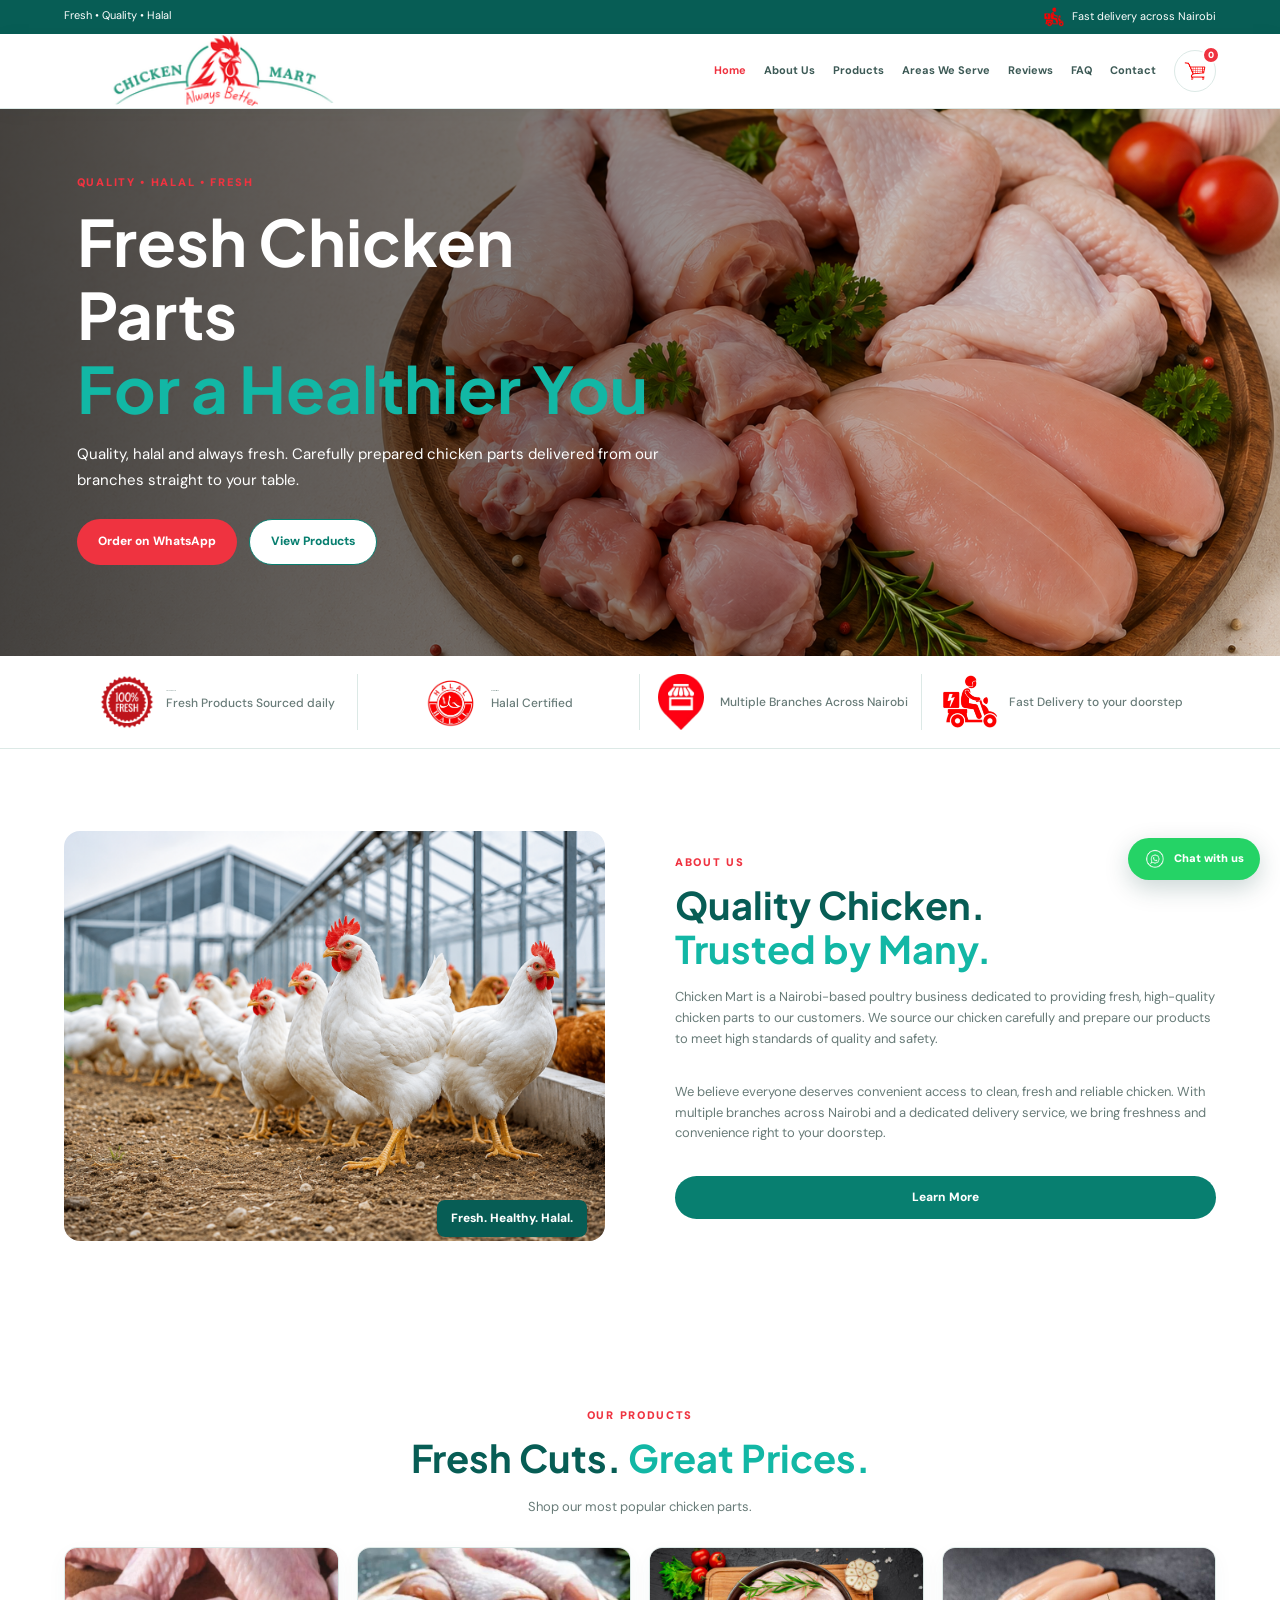
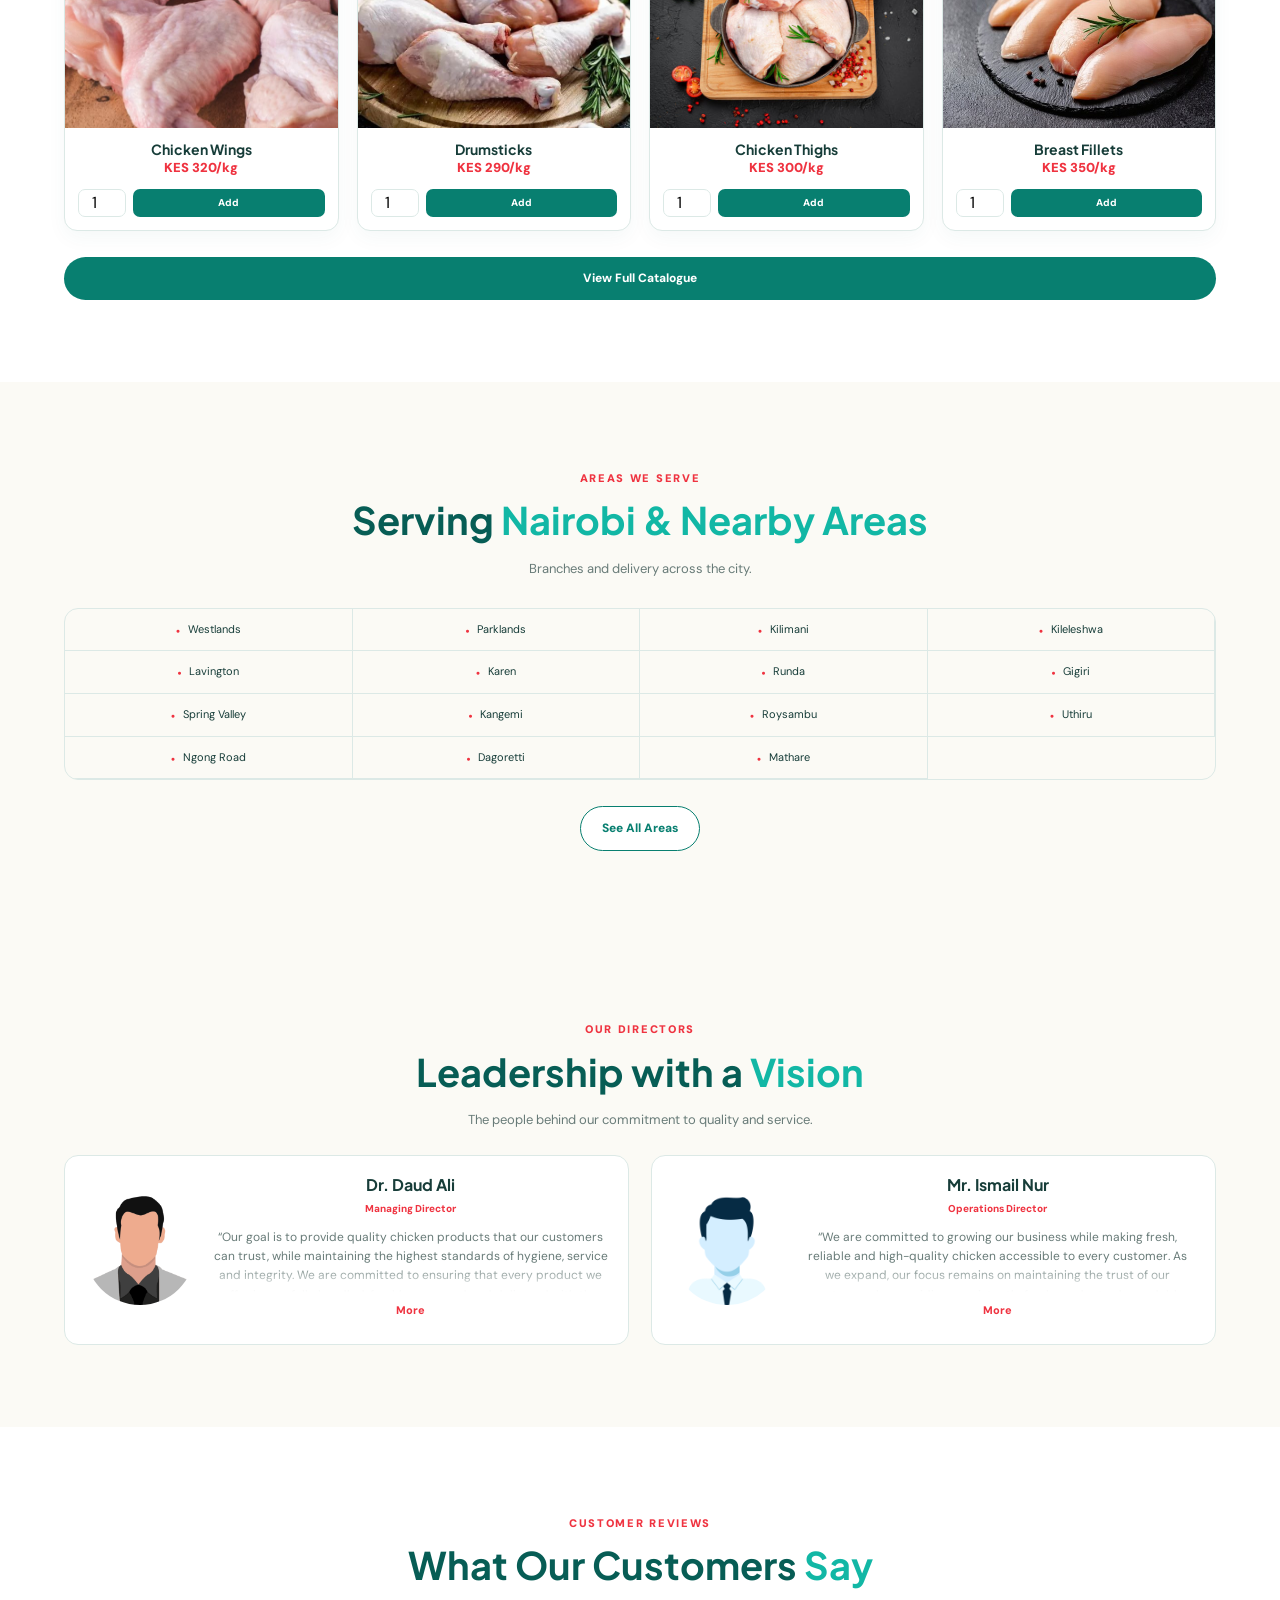
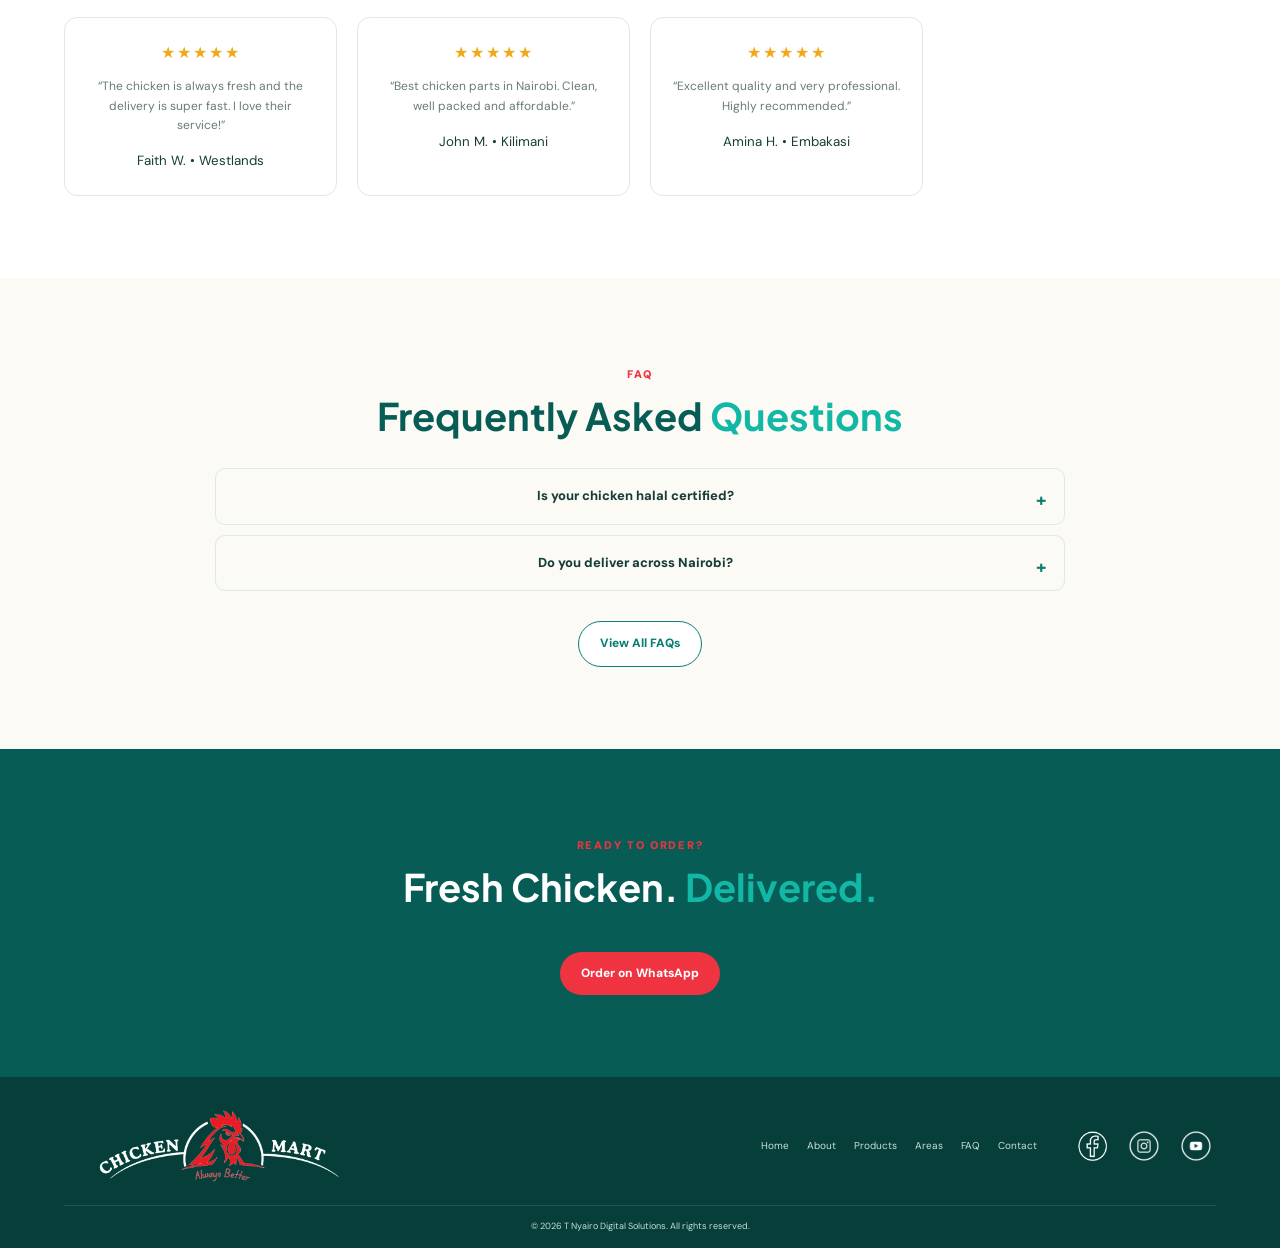
<file: index.html>
<!doctype html>
<html lang="en">

<head>
    <meta charset="utf-8">
    <meta name="viewport" content="width=device-width, initial-scale=1">

    <meta
        name="description"
        content="Chicken Mart — fresh halal chicken parts delivered across Nairobi."
    >

    <title>Chicken Mart | </title>

    <link rel="stylesheet" href="style.css">
</head>

<body>

    <!-- =========================
         TOP BAR
    ========================== -->
   <div class="topbar">
    <span>Fresh • Quality • Halal</span>

    <span class="delivery-info">
        <img src="img/delivery.png" alt="Delivery truck">
        Fast delivery across Nairobi
    </span>
</div>


    <!-- =========================
         HEADER / NAVIGATION
    ========================== -->
    <header class="header">

        <div class="container header-inner">

            <a class="brand" href="index.html">
                <img src="img/lg.png" alt="Favor logo">

                
            </a>

            <button class="menu-toggle">
                ☰
            </button>

            <nav class="nav">
                <a class="active" href="index.html">Home</a>
                <a href="about.html">About Us</a>
                <a href="products.html">Products</a>
                <a href="areas.html">Areas We Serve</a>
                <a href="reviews.html">Reviews</a>
                <a href="faq.html">FAQ</a>
                <a href="contact.html">Contact</a>
            </nav>
<!-- HEADER CART -->
<button
    type="button"
    class="header-cart"
    data-cart-open
    aria-label="Open shopping cart"
>
    <img src="img/cart.png" alt="Cart">
    <span class="header-cart-count cart-count">0</span>
</button>

        


        </div>

    </header>


    <!-- =========================
         MAIN CONTENT
    ========================== -->
    <main>


        <!-- =========================
             HERO SECTION
        ========================== -->
        <section class="hero">

            <div class="hero-copy">

                <span class="label">
                    QUALITY • HALAL • FRESH
                </span>

                <h1>
                    Fresh Chicken Parts<br>
                    <span>For a Healthier You</span>
                </h1>

                <p>
                    Quality, halal and always fresh. Carefully prepared
                    chicken parts delivered from our branches straight
                    to your table.
                </p>

                <div class="actions">

                    <a
                        class="btn red"
                        data-wa="general"
                        href="#"
                    >
                        Order on WhatsApp
                    </a>

                    <a
                        class="btn outline"
                        href="products.html"
                    >
                        View Products
                    </a>

                </div>

            </div>


            <div class="hero-image">

                <img
                    src="img/hero-chicken.png"
                    alt="Fresh chicken parts"
                >

             

            </div>

        </section>


        <!-- =========================
             TRUST / FEATURES
        ========================== -->
        <section class="trust">

  <div>
    <img src="img/fresh.png" alt="Fresh Products">

    <p>
        <strong>Fresh Products</strong>
        
        <small>Fresh Products Sourced daily</small>
    </p>
</div>

<div>
    <img src="img/halaal-2.png" alt="Halal Certified">

    <p>
        Halal Certified
        <small> Halal Certified</small>
    </p>
</div>

<div>
    <img src="img/multiple22.png" alt="Multiple Branches">

    <p>
        
        <small>Multiple Branches Across Nairobi</small>
    </p>
</div>

<div>
    <img src="img/delivery.png" alt="Fast Delivery">

    <p>
        
        <small>Fast Delivery to your doorstep</small>
    </p>
</div>

        </section>


        <!-- =========================
             ABOUT SECTION
        ========================== -->
        <section class="section">

            <div class="container two">

                <div class="section-image">

                    <img
                        src="img/chicken farm 1.png"
                        alt="Chicken farm"
                    >

                    <span class="caption">
                        Fresh. Healthy. Halal.
                    </span>

                </div>


                <div class="copy">

                    <span class="label">
                        ABOUT US
                    </span>

                    <h2>
                        Quality Chicken.<br>
                        <span>Trusted by Many.</span>
                    </h2>

                    <p>
                        Chicken Mart is a Nairobi-based poultry
                        business dedicated to providing fresh, high-quality
                        chicken parts to our customers. We source our chicken
                        carefully and prepare our products to meet high
                        standards of quality and safety.
                    </p>

                    <p>
                        We believe everyone deserves convenient access to
                        clean, fresh and reliable chicken. With multiple
                        branches across Nairobi and a dedicated delivery
                        service, we bring freshness and convenience right
                        to your doorstep.
                    </p>

                    <a
                        class="btn green"
                        href="about.html"
                    >
                        Learn More
                    </a>

                </div>

            </div>

        </section>


        


        <!-- =========================
             PRODUCTS SECTION
        ========================== -->
        <section class="section">

            <div class="container center">

                <span class="label">
                    OUR PRODUCTS
                </span>

                <h2>
                    Fresh Cuts. <span>Great Prices.</span>
                </h2>

                <p>
                    Shop our most popular chicken parts.
                </p>


                <div
                    class="product-grid"
                    style="margin-top: 30px"
                >

                    <!-- Chicken Wings -->
                    <article
                        class="product"
                        data-name="Chicken Wings"
                        data-price="320"
                    >

                        <img
                            src="img/wings.jpg"
                            alt="Chicken Wings"
                        >

                        <div class="product-body">

                            <h3>
                                Chicken Wings
                            </h3>

                            <div class="price">
                                KES 320/kg
                            </div>

                            <div class="controls">

                                <input
                                    class="qty"
                                    type="number"
                                    min="1"
                                    value="1"
                                >

                                <button
                                    class="add"
                                    data-add
                                >
                                    Add
                                </button>

                            </div>

                        </div>

                    </article>


                    <!-- Drumsticks -->
                    <article
                        class="product"
                        data-name="Chicken Drumsticks"
                        data-price="290"
                    >

                        <img
                            src="img/chicken-drumsticks.jpg"
                            alt="Drumsticks"
                        >

                        <div class="product-body">

                            <h3>
                                Drumsticks
                            </h3>

                            <div class="price">
                                KES 290/kg
                            </div>

                            <div class="controls">

                                <input
                                    class="qty"
                                    type="number"
                                    min="1"
                                    value="1"
                                >

                                <button
                                    class="add"
                                    data-add
                                >
                                    Add
                                </button>

                            </div>

                        </div>

                    </article>


                    <!-- Chicken Thighs -->
                    <article
                        class="product"
                        data-name="Chicken Thighs"
                        data-price="300"
                    >

                        <img
                            src="img/thighs.jpg"
                            alt="Thighs"
                        >

                        <div class="product-body">

                            <h3>
                                Chicken Thighs
                            </h3>

                            <div class="price">
                                KES 300/kg
                            </div>

                            <div class="controls">

                                <input
                                    class="qty"
                                    type="number"
                                    min="1"
                                    value="1"
                                >

                                <button
                                    class="add"
                                    data-add
                                >
                                    Add
                                </button>

                            </div>

                        </div>

                    </article>


                    <!-- Breast Fillets -->
                    <article
                        class="product"
                        data-name="Breast Fillets"
                        data-price="350"
                    >

                        <img
                            src="img/boneless.jpg"
                            alt="Breast"
                        >

                        <div class="product-body">

                            <h3>
                                Breast Fillets
                            </h3>

                            <div class="price">
                                KES 350/kg
                            </div>

                            <div class="controls">

                                <input
                                    class="qty"
                                    type="number"
                                    min="1"
                                    value="1"
                                >

                                <button
                                    class="add"
                                    data-add
                                >
                                    Add
                                </button>

                            </div>

                        </div>

                    </article>

                </div>


                <br>

                <a
                    class="btn green"
                    href="products.html"
                >
                    View Full Catalogue
                </a>

            </div>

        </section>


        <!-- =========================
             AREAS WE SERVE
        ========================== -->
        <section class="section alt">

            <div class="container center">

                <span class="label">
                    AREAS WE SERVE
                </span>

                <h2>
                    Serving
                    <span>Nairobi & Nearby Areas</span>
                </h2>

                <p>
                    Branches and delivery across the city.
                </p>


                <div class="areas">

                    <span class="area">Westlands</span>
                    <span class="area">Parklands</span>
                    <span class="area">Kilimani</span>
                    <span class="area">Kileleshwa</span>
                    <span class="area">Lavington</span>
                    <span class="area">Karen</span>
                    <span class="area">Runda</span>
                    <span class="area">Gigiri</span>
                    <span class="area">Spring Valley</span>
                    <span class="area">Kangemi</span>
                    <span class="area">Roysambu</span>
                    <span class="area">Uthiru</span>
                    <span class="area">Ngong Road</span>
                    <span class="area">Dagoretti</span>
                    <span class="area">Mathare</span>

                </div>


                <br>

                <a
                    class="btn outline"
                    href="areas.html"
                >
                    See All Areas
                </a>

            </div>

        </section>
<!-- =========================
     DIRECTORS SECTION
========================== -->

<section class="section alt">

<div class="container center">

    <span class="label">
        OUR DIRECTORS
    </span>

    <h2>
        Leadership with a <span>Vision</span>
    </h2>

    <p>
        The people behind our commitment to quality and service.
    </p>


    <div class="director-grid">

        <!-- Director 1 -->
        <article class="director">

            <img
                src="img/director avatar2.png"
                alt="Dr. Daud Ali"
            >

            <div>

                <h3>
                    Dr. Daud Ali
                </h3>

                <span class="role">
                    Managing Director
                </span>

                <p class="director-text">
                    “Our goal is to provide quality chicken products that our customers can trust, while maintaining the highest standards of hygiene, service and integrity. We are committed to ensuring that every product we offer is carefully handled, freshly prepared and delivered with the quality our customers deserve. Through dedication, consistency and excellent customer service, we aim to build lasting relationships with our customers and continue growing as a trusted provider of fresh, halal chicken in Nairobi.”
                </p>

                <button class="director-more" type="button">
                    More
                </button>

            </div>

        </article>


        <!-- Director 2 -->
        <article class="director">

            <img
                src="img/director avatar1.png"
                alt="Mr. Ismail Nur"
            >

            <div>

                <h3>
                    Mr. Ismail Nur
                </h3>

                <span class="role">
                    Operations Director
                </span>

                <p class="director-text">
                    “We are committed to growing our business while making fresh, reliable and high-quality chicken accessible to every customer. As we expand, our focus remains on maintaining the trust of our customers by providing consistently fresh products, dependable service and convenient delivery. We strive to make quality chicken readily available across Nairobi while building a business that creates value for our customers, our team and the communities we serve.”
                </p>

                <button class="director-more" type="button">
                    More
                </button>

            </div>

        </article>

    </div>

</div>

</section>

        <!-- =========================
             CUSTOMER REVIEWS
        ========================== -->
        <section class="section">

            <div class="container center">

                <span class="label">
                    CUSTOMER REVIEWS
                </span>

                <h2>
                    What Our Customers <span>Say</span>
                </h2>


                <div class="cards">

                    <!-- Review 1 -->
                    <article class="card">

                        <div class="stars">
                            ★★★★★
                        </div>

                        <p>
                            “The chicken is always fresh and the delivery
                            is super fast. I love their service!”
                        </p>

                        <small>
                            Faith W. • Westlands
                        </small>

                    </article>


                    <!-- Review 2 -->
                    <article class="card">

                        <div class="stars">
                            ★★★★★
                        </div>

                        <p>
                            “Best chicken parts in Nairobi. Clean,
                            well packed and affordable.”
                        </p>

                        <small>
                            John M. • Kilimani
                        </small>

                    </article>


                    <!-- Review 3 -->
                    <article class="card">

                        <div class="stars">
                            ★★★★★
                        </div>

                        <p>
                            “Excellent quality and very professional.
                            Highly recommended.”
                        </p>

                        <small>
                            Amina H. • Embakasi
                        </small>

                    </article>

                </div>

            </div>

        </section>


        <!-- =========================
             FAQ SECTION
        ========================== -->
        <section class="section alt">

            <div class="container center">

                <span class="label">
                    FAQ
                </span>

                <h2>
                    Frequently Asked <span>Questions</span>
                </h2>


                <div class="faq-list">

                    <details>

                        <summary>
                            Is your chicken halal certified?
                        </summary>

                        <p>
                            Yes. Our chicken products are halal and handled
                            according to halal requirements.
                        </p>

                    </details>


                    <details>

                        <summary>
                            Do you deliver across Nairobi?
                        </summary>

                        <p>
                            We serve many Nairobi neighbourhoods. WhatsApp
                            us to confirm your exact location and delivery
                            charge.
                        </p>

                    </details>

                </div>


                <a
                    class="btn outline"
                    href="faq.html"
                >
                    View All FAQs
                </a>

            </div>

        </section>


        <!-- =========================
             FINAL CALL TO ACTION
        ========================== -->
        <section
            class="section"
            style="background: var(--d); color: #fff"
        >

            <div class="container center">

                <span class="label">
                    READY TO ORDER?
                </span>

                <h2 style="color: #fff">
                    Fresh Chicken. <span>Delivered.</span>
                </h2>

                <br>

                <a
                    class="btn red"
                    data-wa="general"
                    href="#"
                >
                    Order on WhatsApp
                </a>

            </div>

        </section>
    </main>


    <!-- CART MODAL -->
    <div class="cart-modal" id="cartModal" aria-hidden="true">

        <div class="cart-overlay" data-cart-close></div>

        <div class="cart-panel">

            <div class="cart-header">

                <div>
                    <span class="cart-label">YOUR ORDER</span>
                    <h2>Shopping Cart</h2>
                </div>

                <button
                    type="button"
                    class="cart-close"
                    data-cart-close
                    aria-label="Close cart">
                    ×
                </button>

            </div>

            <div class="cart-items" id="cartItems">
                <!-- Items inserted by JavaScript -->
            </div>

            <div class="cart-empty" id="cartEmpty">

                <img src="img/cart.png" alt="Empty cart">

                <h3>Your cart is empty</h3>

                <p>
                    Add some chicken products to your order.
                </p>

                <button
                    type="button"
                    data-cart-close>
                    Continue Shopping
                </button>

            </div>

            <div class="cart-footer" id="cartFooter">

                <div class="cart-total-row">

                    <span>
                        Estimated Total
                    </span>

                    <strong id="cartTotal">
                        KES 0
                    </strong>

                </div>

                <p class="cart-note">
                    Final price and delivery charges will be confirmed on WhatsApp.
                </p>

                <div class="cart-actions">

                   <a
    href="products.html"
    class="continue-shopping">
    Continue Shopping
</a>

                    <button
                        type="button"
                        class="cart-whatsapp"
                        data-cart-send>
                        Send Order on WhatsApp
                    </button>

                </div>

            </div>

        </div>

    </div>


     <!-- =========================
     FOOTER
========================== -->
<footer>

    <div class="container footer-main">

        <a
            class="brand"
            href="index.html"
        >
            <img
                src="img/logo white.png"
                alt="Favor logo"
            >
        </a>


        <div class="footer-links">

            <a href="index.html">Home</a>
            <a href="about.html">About</a>
            <a href="products.html">Products</a>
            <a href="areas.html">Areas</a>
            <a href="faq.html">FAQ</a>
            <a href="contact.html">Contact</a>

        </div>


             <!-- SOCIAL MEDIA -->
        <div class="social">

            <a href="#" aria-label="Facebook">
                <img
                    src="img/fb white.png"
                    alt="Facebook"
                >
            </a>

            <a href="#" aria-label="Instagram">
                <img
                    src="img/insta1.png"
                    alt="Instagram"
                >
            </a>

            <a href="#" aria-label="YouTube">
                <img
                    src="img/yout2.png"
                    alt="YouTube"
                >
            </a>

        </div>

    </div>


    <div class="container footer-bottom">

        © 2026 T Nyairo Digital Solutions.
        All rights reserved.

    </div>

</footer>


   <!-- FLOATING WHATSAPP -->
<a
    class="floating"
    data-wa="chat"
    href="#"
>
    <img src="img/whatsapp.png" alt="WhatsApp" class="whatsapp-icon">
    <span>Chat with us</span>
</a>

<div class="toast"></div>

<script src="script.js"></script>
</body>

</html>
</file>
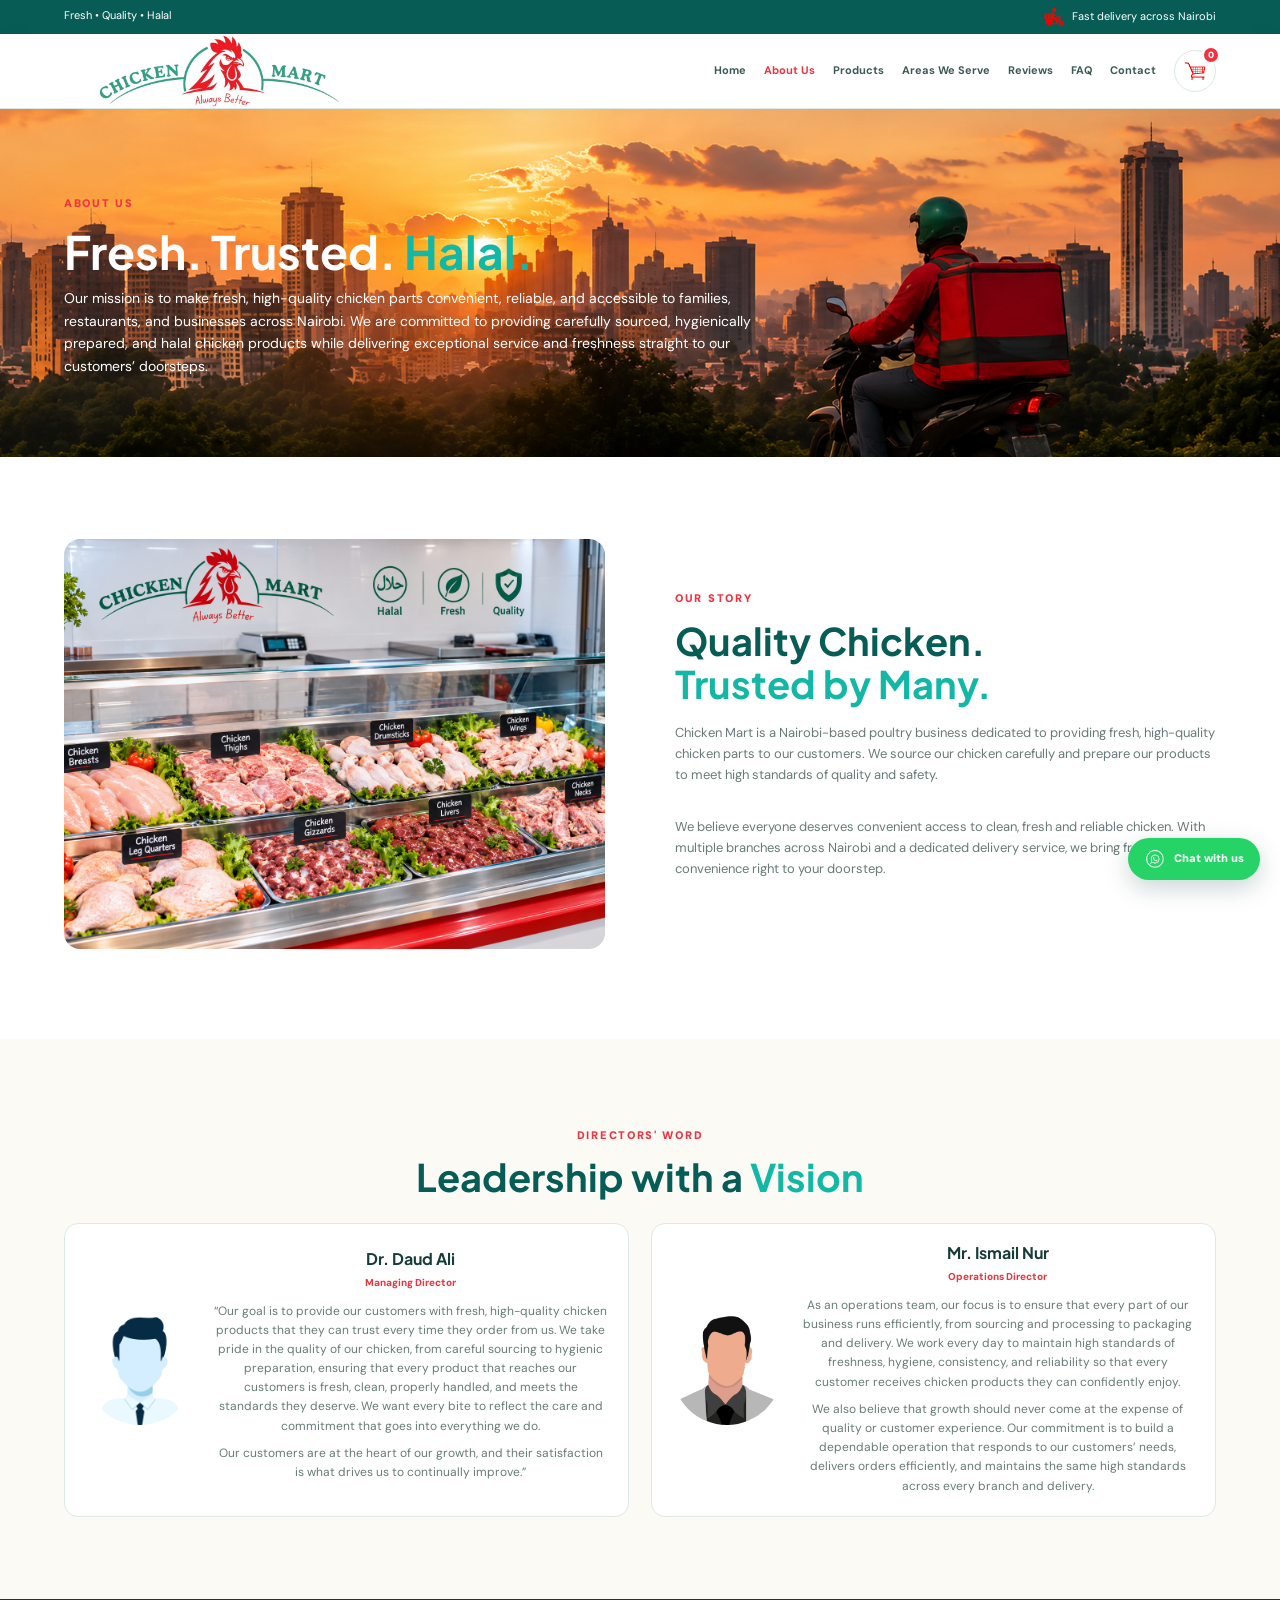
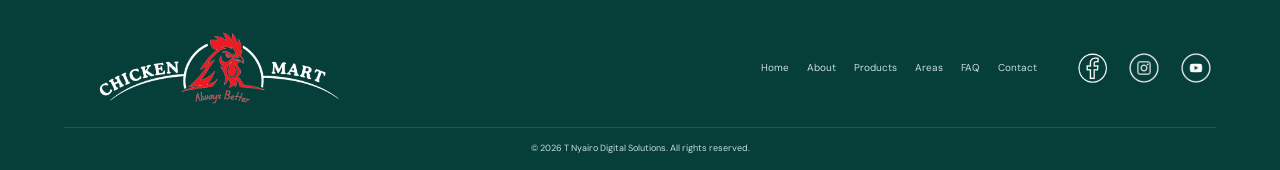
<file: about.html>
<!doctype html>
<html lang="en">

<head>

    <meta charset="utf-8">

    <meta
        name="viewport"
        content="width=device-width, initial-scale=1"
    >

    <meta
        name="description"
        content="Chicken Mart by Tony Nyairo — fresh halal chicken parts delivered across Nairobi."
    >

    <title>About Us | Chicken Mart</title>

    <link rel="stylesheet" href="style.css">

</head>


<body>


    <!-- TOP BAR -->
    <div class="topbar">

        <span>
            Fresh • Quality • Halal
        </span>

         <span class="delivery-info">
        <img src="img/delivery.png" alt="Delivery truck">
        Fast delivery across Nairobi
    </span>

    </div>



    <!-- HEADER -->
    <header class="header">

        <div class="container header-inner">


            <!-- BRAND -->
            <a class="brand" href="index.html">

                <img
                    src="img/logo.jpg"
                    alt=" logo"
                >

                <span class="brand-text">

                   
                    </small>

                </span>

            </a>



            <!-- MOBILE MENU -->
            <button class="menu-toggle">
                ☰
            </button>



            <!-- NAVIGATION -->
            <nav class="nav">

                <a href="index.html">
                    Home
                </a>

                <a
                    class="active"
                    href="about.html"
                >
                    About Us
                </a>

                <a href="products.html">
                    Products
                </a>

                <a href="areas.html">
                    Areas We Serve
                </a>

                <a href="reviews.html">
                    Reviews
                </a>

                <a href="faq.html">
                    FAQ
                </a>

                <a href="contact.html">
                    Contact
                </a>

            </nav>

<!-- HEADER CART -->
<button
    type="button"
    class="header-cart"
    data-cart-open
    aria-label="Open shopping cart"
>
    <img src="img/cart.png" alt="Cart">
    <span class="header-cart-count cart-count">0</span>
</button>

        


        </div>

    </header>



    <!-- MAIN CONTENT -->
    <main>


        <!-- PAGE HERO -->
        <section class="page-hero">

            <div class="container">

                <span class="label">
                    ABOUT US
                </span>

                <h1>
                    Fresh. Trusted.
                    <span>
                        Halal.
                    </span>
                </h1>

                <p>
                    Our mission is to make fresh, high-quality chicken parts convenient, reliable, and accessible to families, restaurants, and businesses across Nairobi. We are committed to providing carefully sourced, hygienically prepared, and halal chicken products while delivering exceptional service and freshness straight to our customers’ doorsteps.
                </p>

            </div>

        </section>



        <!-- OUR STORY -->
        <section class="section">

            <div class="container two">


                <!-- IMAGE -->
                <div class="section-image">

                    <img
                        src="img/about - Copy.png"
                        alt="Chicken farm"
                    >

                </div>



                <!-- STORY CONTENT -->
                <div class="copy">

                    <span class="label">
                        OUR STORY
                    </span>

                    <h2>
                        Quality Chicken.
                        <br>

                        <span>
                            Trusted by Many.
                        </span>

                    </h2>

                    <p>
                        Chicken Mart is a Nairobi-based
                        poultry business dedicated to providing fresh,
                        high-quality chicken parts to our customers.
                        We source our chicken carefully and prepare
                        our products to meet high standards of quality
                        and safety.
                    </p>

                    <p>
                        We believe everyone deserves convenient access
                        to clean, fresh and reliable chicken. With
                        multiple branches across Nairobi and a dedicated
                        delivery service, we bring freshness and
                        convenience right to your doorstep.
                    </p>

                </div>


            </div>

        </section>



        <!-- DIRECTORS SECTION -->
        <section class="section alt">

            <div class="container center">


                <!-- SECTION TITLE -->
                <span class="label">
                    DIRECTORS' WORD
                </span>

                <h2>
                    Leadership with a
                    <span>
                        Vision
                    </span>
                </h2>



                <!-- DIRECTORS -->
                <div class="director-grid">


                    <!-- DIRECTOR 1 -->
                    <article class="director">

                        <img
                            src="img/director avatar1.png"
                            alt="Daniel Kamau"
                        >

                        <div>

                            <h3>
                                Dr. Daud Ali
                            </h3>

                            <span class="role">
                                Managing Director
                            </span>

                            <p>
                                “Our goal is to provide our customers with fresh, high-quality chicken products that they can trust every time they order from us. We take pride in the quality of our chicken, from careful sourcing to hygienic preparation, ensuring that every product that reaches our customers is fresh, clean, properly handled, and meets the standards they deserve. We want every bite to reflect the care and commitment that goes into everything we do.

</p><p>Our customers are at the heart of our growth, and their satisfaction is what drives us to continually improve.”
                            </p></p>

                        </div>

                    </article>



                    <!-- DIRECTOR 2 -->
                    <article class="director">

                        <img
                            src="img/director avatar2.png"
                            alt="Ahmed Hassan"
                        >

                        <div>

                            <h3>
                               Mr. Ismail Nur
                            </h3>

                            <span class="role">
                                Operations Director
                            </span>

                           <p>
    As an operations team, our focus is to ensure that every part of our
    business runs efficiently, from sourcing and processing to packaging
    and delivery. We work every day to maintain high standards of
    freshness, hygiene, consistency, and reliability so that every
    customer receives chicken products they can confidently enjoy.
</p>

<p>
    We also believe that growth should never come at the expense of
    quality or customer experience. Our commitment is to build a
    dependable operation that responds to our customers’ needs, delivers
    orders efficiently, and maintains the same high standards across
    every branch and delivery.
</p>

                        </div>

                    </article>


                </div>

            </div>

        </section>


       </main>


    <!-- CART MODAL -->
    <div class="cart-modal" id="cartModal" aria-hidden="true">

        <div class="cart-overlay" data-cart-close></div>

        <div class="cart-panel">

            <div class="cart-header">

                <div>
                    <span class="cart-label">YOUR ORDER</span>
                    <h2>Shopping Cart</h2>
                </div>

                <button
                    type="button"
                    class="cart-close"
                    data-cart-close
                    aria-label="Close cart">
                    ×
                </button>

            </div>

            <div class="cart-items" id="cartItems">
                <!-- Items inserted by JavaScript -->
            </div>

            <div class="cart-empty" id="cartEmpty">

                <img src="img/cart.png" alt="Empty cart">

                <h3>Your cart is empty</h3>

                <p>
                    Add some chicken products to your order.
                </p>

                <button
                    type="button"
                    data-cart-close>
                    Continue Shopping
                </button>

            </div>

            <div class="cart-footer" id="cartFooter">

                <div class="cart-total-row">

                    <span>
                        Estimated Total
                    </span>

                    <strong id="cartTotal">
                        KES 0
                    </strong>

                </div>

                <p class="cart-note">
                    Final price and delivery charges will be confirmed on WhatsApp.
                </p>

                <div class="cart-actions">

                   <a
    href="products.html"
    class="continue-shopping">
    Continue Shopping
</a>

                    <button
                        type="button"
                        class="cart-whatsapp"
                        data-cart-send>
                        Send Order on WhatsApp
                    </button>

                </div>

            </div>

        </div>

    </div>


     <!-- =========================
     FOOTER
========================== -->
<footer>

    <div class="container footer-main">

        <a
            class="brand"
            href="index.html"
        >
            <img
                src="img/logo white.png"
                alt="Favor logo"
            >
        </a>


        <div class="footer-links">

            <a href="index.html">Home</a>
            <a href="about.html">About</a>
            <a href="products.html">Products</a>
            <a href="areas.html">Areas</a>
            <a href="faq.html">FAQ</a>
            <a href="contact.html">Contact</a>

        </div>

     <!-- SOCIAL MEDIA -->
        <div class="social">

            <a href="#" aria-label="Facebook">
                <img
                    src="img/fb white.png"
                    alt="Facebook"
                >
            </a>

            <a href="#" aria-label="Instagram">
                <img
                    src="img/insta1.png"
                    alt="Instagram"
                >
            </a>

            <a href="#" aria-label="YouTube">
                <img
                    src="img/yout2.png"
                    alt="YouTube"
                >
            </a>

        </div>

    </div>


    <div class="container footer-bottom">

        © 2026 T Nyairo Digital Solutions.
        All rights reserved.

    </div>

</footer>



     <!-- FLOATING WHATSAPP -->
<a
    class="floating"
    data-wa="chat"
    href="#"
>
    <img src="img/whatsapp.png" alt="WhatsApp" class="whatsapp-icon">
    <span>Chat with us</span>
</a>

<div class="toast"></div>

<script src="script.js"></script>

</body>

</html>
</file>
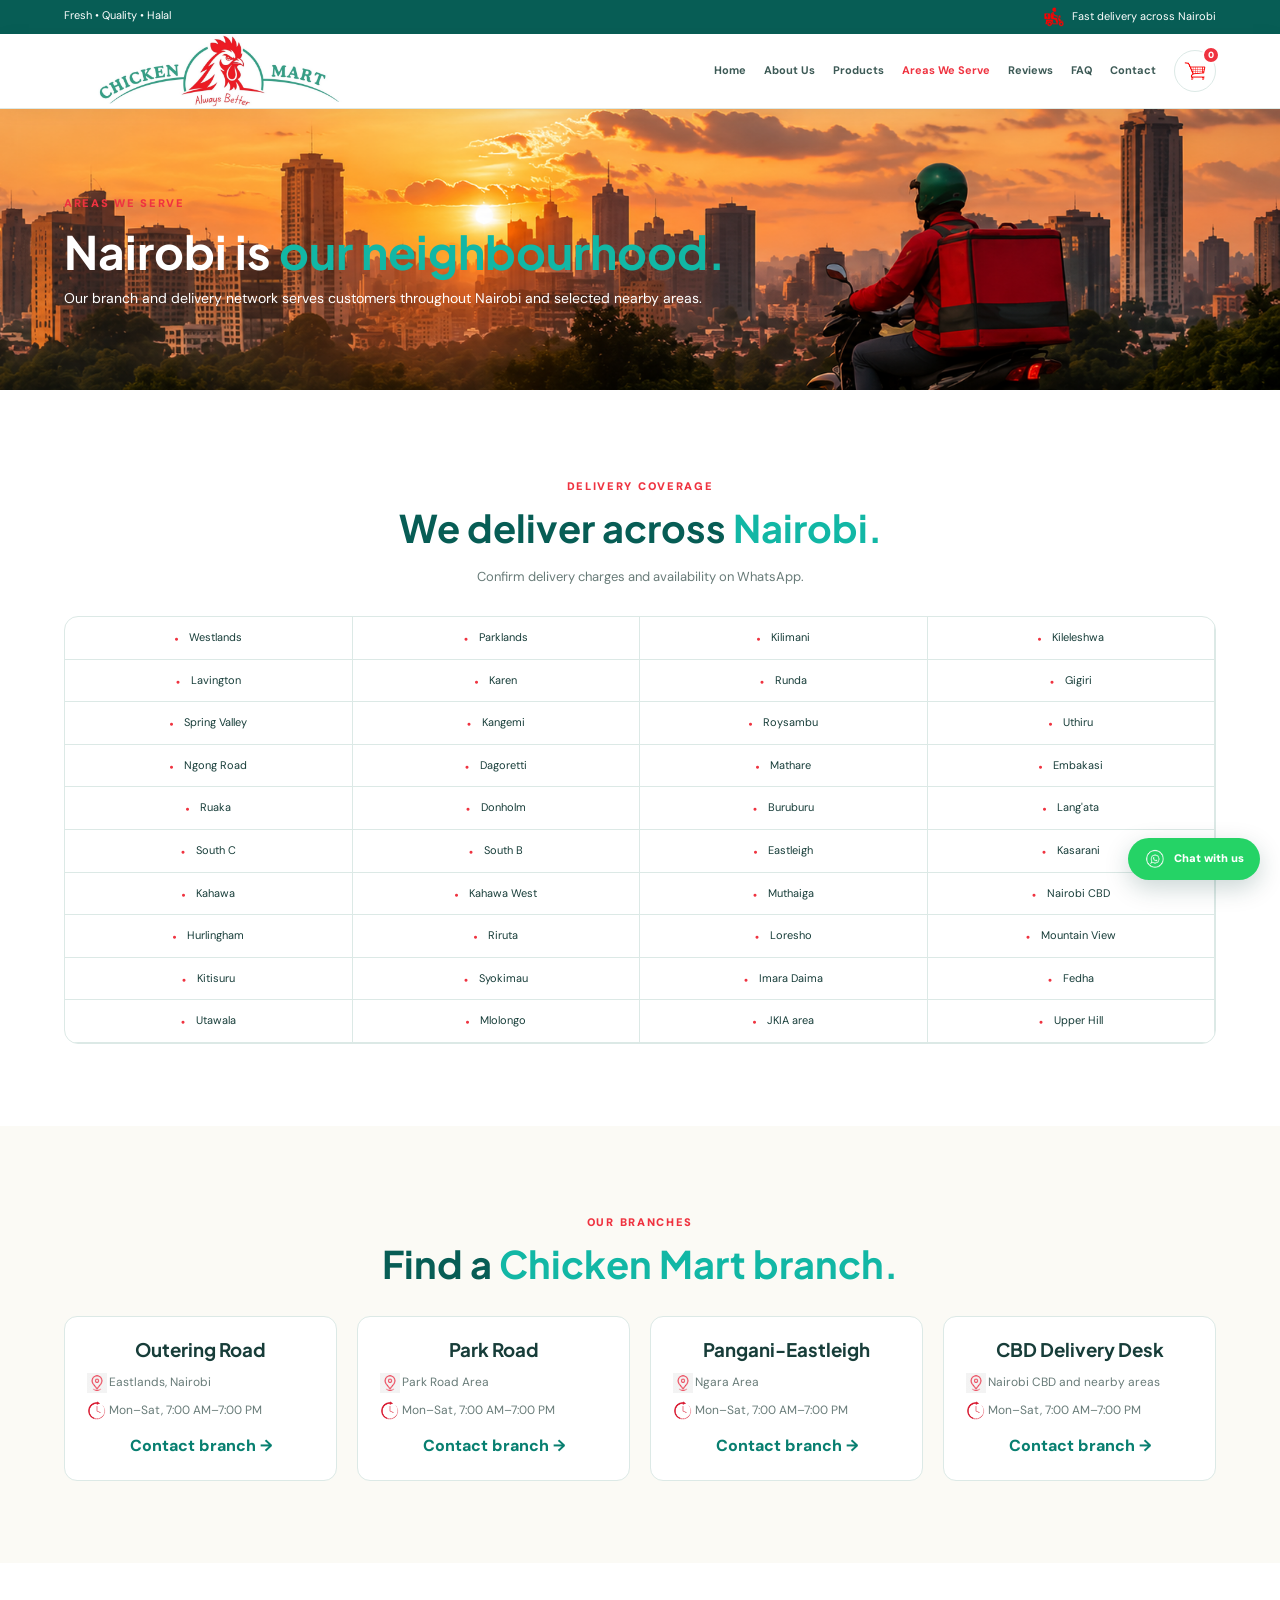
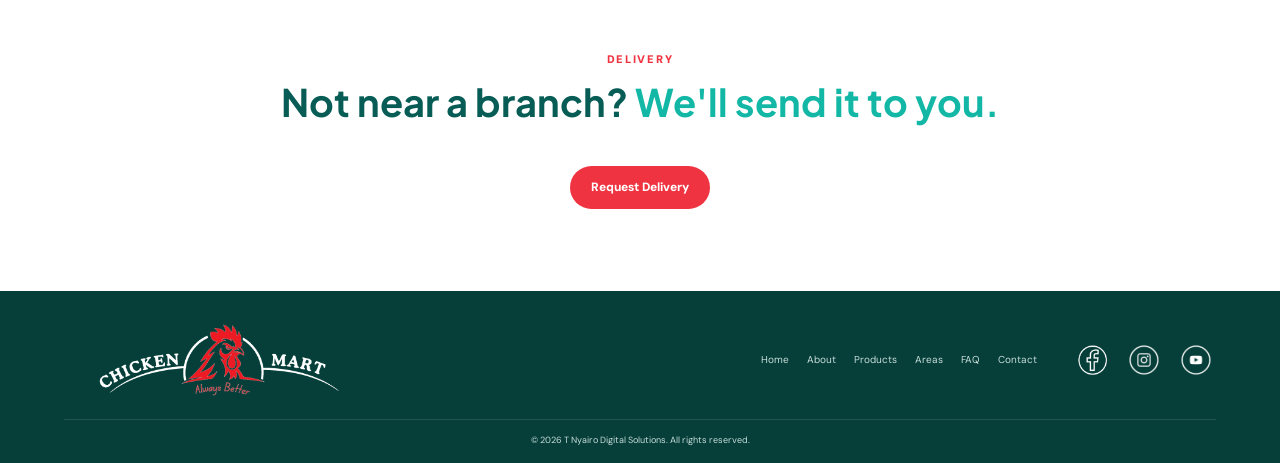
<file: areas.html>
<!doctype html>
<html lang="en">

<head>
    <meta charset="utf-8">

    <meta
        name="viewport"
        content="width=device-width, initial-scale=1"
    >

    <meta
        name="description"
        content="Chicken Mart — fresh halal chicken parts delivered across Nairobi."
    >

    <title>Areas We Serve | Chicken Mart</title>

    <link rel="stylesheet" href="style.css">
</head>


<body>

      <!-- TOP BAR -->
    <div class="topbar">

        <span>
            Fresh • Quality • Halal
        </span>

         <span class="delivery-info">
        <img src="img/delivery.png" alt="Delivery truck">
        Fast delivery across Nairobi
    </span>

    </div>

    <!-- =========================
         HEADER / NAVIGATION
    ========================== -->

    <header class="header">

        <div class="container header-inner">

            <a class="brand" href="index.html">

                <img
                    src="img/logo.jpg"
                    alt="Favor logo"
                >

                <span class="brand-text">

                  

                </span>

            </a>


            <button class="menu-toggle">
                ☰
            </button>


            <nav class="nav">

                <a href="index.html">
                    Home
                </a>

                <a href="about.html">
                    About Us
                </a>

                <a href="products.html">
                    Products
                </a>

                <a
                    class="active"
                    href="areas.html"
                >
                    Areas We Serve
                </a>

                <a href="reviews.html">
                    Reviews
                </a>

                <a href="faq.html">
                    FAQ
                </a>

                <a href="contact.html">
                    Contact
                </a>

            </nav>


        <!-- HEADER CART -->
<button
    type="button"
    class="header-cart"
    data-cart-open
    aria-label="Open shopping cart"
>
    <img src="img/cart.png" alt="Cart">
    <span class="header-cart-count cart-count">0</span>
</button>

        


        </div>

    </header>



    <!-- =========================
         MAIN CONTENT
    ========================== -->

    <main>


        <!-- =========================
             PAGE HERO
        ========================== -->

        <section class="page-hero">

            <div class="container">

                <span class="label">
                    AREAS WE SERVE
                </span>

                <h1>
                    Nairobi is
                    <span>our neighbourhood.</span>
                </h1>

                <p>
                    Our branch and delivery network serves
                    customers throughout Nairobi and selected
                    nearby areas.
                </p>

            </div>

        </section>



        <!-- =========================
             DELIVERY COVERAGE
        ========================== -->

        <section class="section">

            <div class="container center">

                <span class="label">
                    DELIVERY COVERAGE
                </span>

                <h2>
                    We deliver across
                    <span>Nairobi.</span>
                </h2>

                <p>
                    Confirm delivery charges and availability
                    on WhatsApp.
                </p>


                <!-- AREAS LIST -->

                <div class="areas">


                    <span class="area">
                        Westlands
                    </span>

                    <span class="area">
                        Parklands
                    </span>

                    <span class="area">
                        Kilimani
                    </span>

                    <span class="area">
                        Kileleshwa
                    </span>

                    <span class="area">
                        Lavington
                    </span>

                    <span class="area">
                        Karen
                    </span>

                    <span class="area">
                        Runda
                    </span>

                    <span class="area">
                        Gigiri
                    </span>

                    <span class="area">
                        Spring Valley
                    </span>

                    <span class="area">
                        Kangemi
                    </span>

                    <span class="area">
                        Roysambu
                    </span>

                    <span class="area">
                        Uthiru
                    </span>

                    <span class="area">
                        Ngong Road
                    </span>

                    <span class="area">
                        Dagoretti
                    </span>

                    <span class="area">
                        Mathare
                    </span>

                    <span class="area">
                        Embakasi
                    </span>

                    <span class="area">
                        Ruaka
                    </span>

                    <span class="area">
                        Donholm
                    </span>

                    <span class="area">
                        Buruburu
                    </span>

                    <span class="area">
                        Lang'ata
                    </span>

                    <span class="area">
                        South C
                    </span>

                    <span class="area">
                        South B
                    </span>

                    <span class="area">
                        Eastleigh
                    </span>

                    <span class="area">
                        Kasarani
                    </span>

                    <span class="area">
                        Kahawa
                    </span>

                    <span class="area">
                        Kahawa West
                    </span>

                    <span class="area">
                        Muthaiga
                    </span>

                    <span class="area">
                        Nairobi CBD
                    </span>

                    <span class="area">
                        Hurlingham
                    </span>

                    <span class="area">
                        Riruta
                    </span>

                    <span class="area">
                        Loresho
                    </span>

                    <span class="area">
                        Mountain View
                    </span>

                    <span class="area">
                        Kitisuru
                    </span>

                    <span class="area">
                        Syokimau
                    </span>

                    <span class="area">
                        Imara Daima
                    </span>

                    <span class="area">
                        Fedha
                    </span>

                    <span class="area">
                        Utawala
                    </span>

                    <span class="area">
                        Mlolongo
                    </span>

                    <span class="area">
                        JKIA area
                    </span>

                    <span class="area">
                        Upper Hill
                    </span>

                </div>

            </div>

        </section>



        <!-- =========================
             OUR BRANCHES
        ========================== -->

        <section class="section alt">

            <div class="container center">

                <span class="label">
                    OUR BRANCHES
                </span>

                <h2>
                    Find a
                    <span>Chicken Mart branch.</span>
                </h2>


                <!-- BRANCH LIST -->

                <div class="cards">


                    <!-- Eastlands -->

                    <article class="card">

                        <h3>
                            Outering Road
                        </h3>

                      <p>
    <span class="branch-info">
        <img src="img/location.png" alt="Location">
        Eastlands, Nairobi
    </span>

    <span class="branch-info">
        <img src="img/time.png" alt="Opening hours">
        Mon–Sat, 7:00 AM–7:00 PM
    </span>
</p>
                        <a
                            data-wa="general"
                            href="#"
                            style="color:var(--g);font-weight:800"
                        >
                            Contact branch →
                        </a>

                    </article>



                    <!-- Ngara -->

                    <article class="card">

                        <h3>
                            Park Road
                        </h3>

                       <p>
    <span class="branch-info">
        <img src="img/location.png" alt="Location">
        Park Road Area
    </span>

    <span class="branch-info">
        <img src="img/time.png" alt="Opening hours">
        Mon–Sat, 7:00 AM–7:00 PM
    </span>
</p>
                        <a
                            data-wa="general"
                            href="#"
                            style="color:var(--g);font-weight:800"
                        >
                            Contact branch →
                        </a>

                    </article>



                    <!-- Pangani -->

                    <article class="card">

                        <h3>
                           Pangani-Eastleigh
                        </h3>

                        <p>
    <span class="branch-info">
        <img src="img/location.png" alt="Location">
        Ngara Area
    </span>

    <span class="branch-info">
        <img src="img/time.png" alt="Opening hours">
        Mon–Sat, 7:00 AM–7:00 PM
    </span>
</p>

                        <a
                            data-wa="general"
                            href="#"
                            style="color:var(--g);font-weight:800"
                        >
                            Contact branch →
                        </a>

                    </article>



                    



                  


                    <!-- CBD -->

                    <article class="card">

                        <h3>
                            CBD Delivery Desk
                        </h3>

                        <p>
    <span class="branch-info">
        <img src="img/location.png" alt="Location">
        Nairobi CBD and nearby areas
    </span>

    <span class="branch-info">
        <img src="img/time.png" alt="Opening hours">
        Mon–Sat, 7:00 AM–7:00 PM
    </span>
</p>

                        <a
                            data-wa="general"
                            href="#"
                            style="color:var(--g);font-weight:800"
                        >
                            Contact branch →
                        </a>

                    </article>

                </div>

            </div>

        </section>
        
        <!-- =========================
             DELIVERY CTA
        ========================== -->

        <section class="section">

            <div class="container center">

                <span class="label">
                    DELIVERY
                </span>

                <h2>
                    Not near a branch?
                    <span>We'll send it to you.</span>
                </h2>

                <br>

                <a
                    class="btn red"
                    data-wa="delivery"
                    href="#"
                >
                    Request Delivery
                </a>

            </div>

        </section>

     </main>


    <!-- CART MODAL -->
    <div class="cart-modal" id="cartModal" aria-hidden="true">

        <div class="cart-overlay" data-cart-close></div>

        <div class="cart-panel">

            <div class="cart-header">

                <div>
                    <span class="cart-label">YOUR ORDER</span>
                    <h2>Shopping Cart</h2>
                </div>

                <button
                    type="button"
                    class="cart-close"
                    data-cart-close
                    aria-label="Close cart">
                    ×
                </button>

            </div>

            <div class="cart-items" id="cartItems">
                <!-- Items inserted by JavaScript -->
            </div>

            <div class="cart-empty" id="cartEmpty">

                <img src="img/cart.png" alt="Empty cart">

                <h3>Your cart is empty</h3>

                <p>
                    Add some chicken products to your order.
                </p>

                <button
                    type="button"
                    data-cart-close>
                    Continue Shopping
                </button>

            </div>

            <div class="cart-footer" id="cartFooter">

                <div class="cart-total-row">

                    <span>
                        Estimated Total
                    </span>

                    <strong id="cartTotal">
                        KES 0
                    </strong>

                </div>

                <p class="cart-note">
                    Final price and delivery charges will be confirmed on WhatsApp.
                </p>

                <div class="cart-actions">

                   <a
    href="products.html"
    class="continue-shopping">
    Continue Shopping
</a>

                    <button
                        type="button"
                        class="cart-whatsapp"
                        data-cart-send>
                        Send Order on WhatsApp
                    </button>

                </div>

            </div>

        </div>

    </div>


     <!-- =========================
     FOOTER
========================== -->
<footer>

    <div class="container footer-main">

        <a
            class="brand"
            href="index.html"
        >
            <img
                src="img/logo white.png"
                alt="Favor logo"
            >
        </a>


        <div class="footer-links">

            <a href="index.html">Home</a>
            <a href="about.html">About</a>
            <a href="products.html">Products</a>
            <a href="areas.html">Areas</a>
            <a href="faq.html">FAQ</a>
            <a href="contact.html">Contact</a>

        </div>


        <!-- SOCIAL MEDIA -->
        <div class="social">

            <a href="#" aria-label="Facebook">
                <img
                    src="img/fb white.png"
                    alt="Facebook"
                >
            </a>

            <a href="#" aria-label="Instagram">
                <img
                    src="img/insta1.png"
                    alt="Instagram"
                >
            </a>

            <a href="#" aria-label="YouTube">
                <img
                    src="img/yout2.png"
                    alt="YouTube"
                >
            </a>

        </div>

    </div>


    <div class="container footer-bottom">

        © 2026 T Nyairo Digital Solutions.
        All rights reserved.

    </div>

</footer>



     <!-- FLOATING WHATSAPP -->
<a
    class="floating"
    data-wa="chat"
    href="#"
>
    <img src="img/whatsapp.png" alt="WhatsApp" class="whatsapp-icon">
    <span>Chat with us</span>
</a>

<div class="toast"></div>

<script src="script.js"></script>

</body>

</html>
</file>
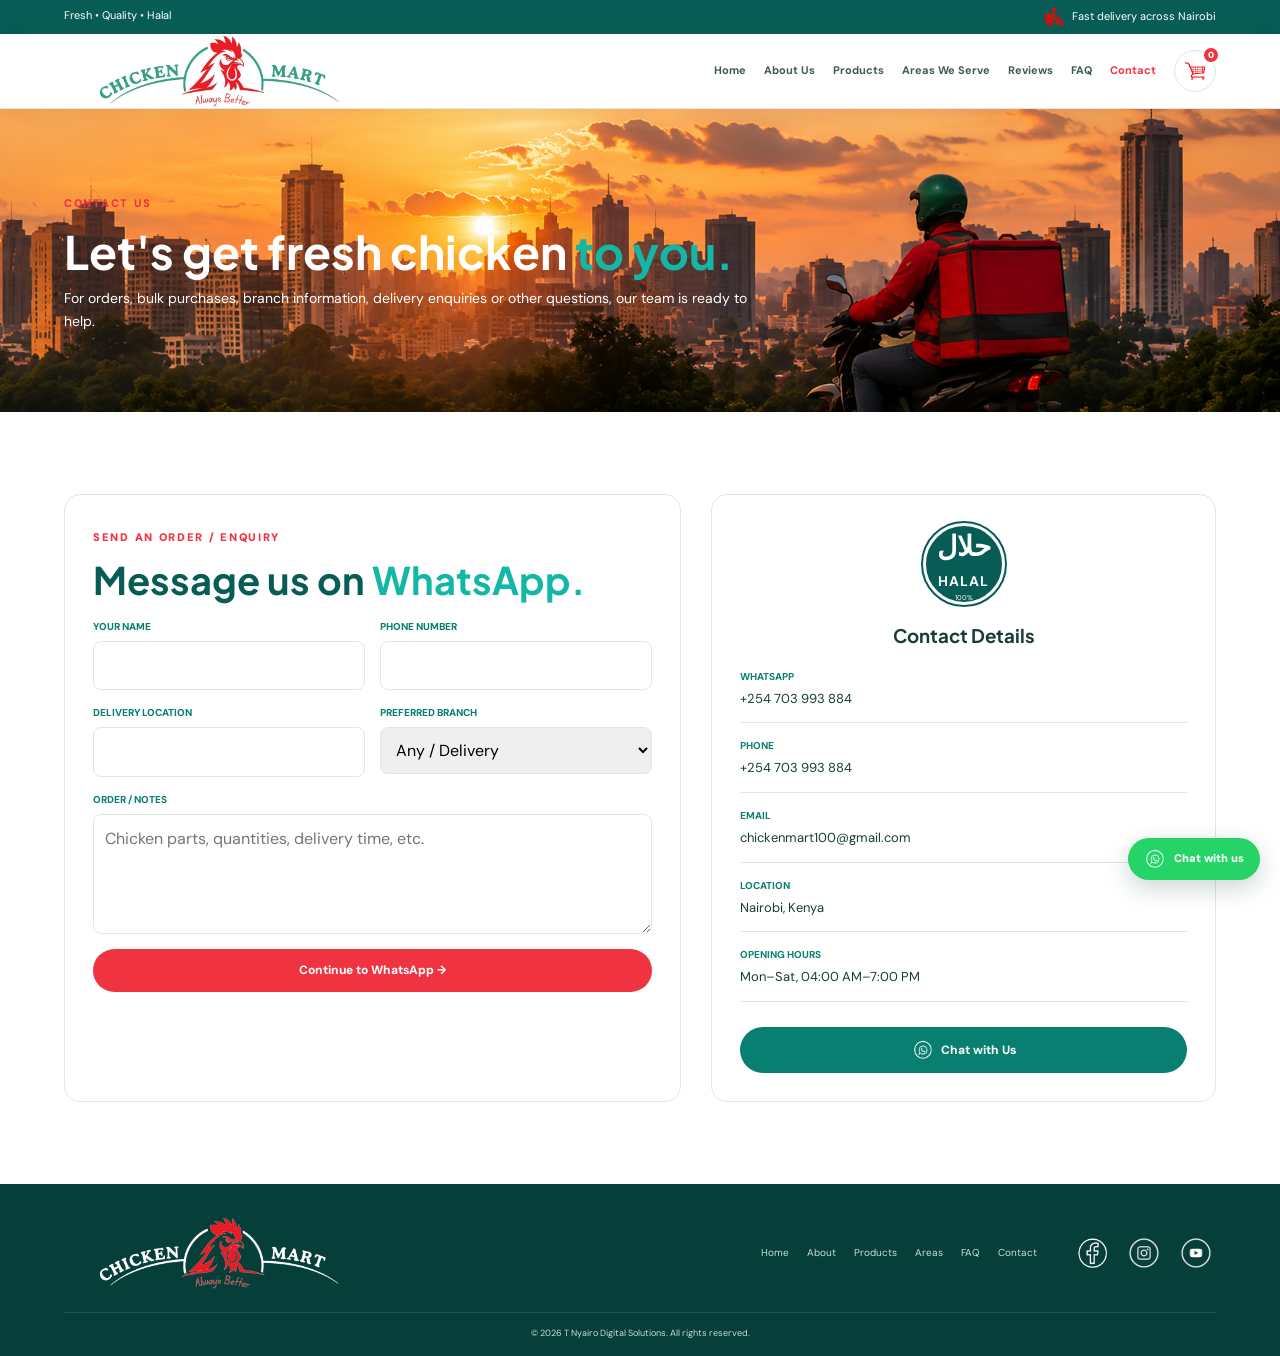
<file: contact.html>
<!doctype html>
<html lang="en">

<head>

    <meta charset="utf-8">

    <meta
        name="viewport"
        content="width=device-width, initial-scale=1"
    >

    <meta
        name="description"
        content="Favor Farm Fresh Chicken — fresh halal chicken parts delivered across Nairobi."
    >

    <title>
        Contact | Chicken Mart
    </title>

    <link
        rel="stylesheet"
        href="style.css"
    >

</head>


<body>


      <!-- =========================
         TOP BAR
    ========================== -->

    <div class="topbar">

        <span>
            Fresh • Quality • Halal
        </span>

         <span class="delivery-info">
        <img src="img/delivery.png" alt="Delivery truck">
        Fast delivery across Nairobi
    </span>

    </div>



    <!-- =========================================================
         HEADER
    ========================================================== -->

    <header class="header">

        <div class="container header-inner">


            <!-- Brand -->

            <a
                class="brand"
                href="index.html"
            >

                <img
                    src="img/logo.jpg"
                    alt="Favor logo"
                >

             

            </a>



            <!-- Mobile Menu Button -->

            <button class="menu-toggle">
                ☰
            </button>



            <!-- Navigation -->

            <nav class="nav">

                <a
                    class=""
                    href="index.html"
                >
                    Home
                </a>

                <a
                    class=""
                    href="about.html"
                >
                    About Us
                </a>

                <a
                    class=""
                    href="products.html"
                >
                    Products
                </a>

                <a
                    class=""
                    href="areas.html"
                >
                    Areas We Serve
                </a>

                <a
                    class=""
                    href="reviews.html"
                >
                    Reviews
                </a>

                <a
                    class=""
                    href="faq.html"
                >
                    FAQ
                </a>

                <a
                    class="active"
                    href="contact.html"
                >
                    Contact
                </a>

            </nav>



           <!-- HEADER CART -->
<button
    type="button"
    class="header-cart"
    data-cart-open
    aria-label="Open shopping cart"
>
    <img src="img/cart.png" alt="Cart">
    <span class="header-cart-count cart-count">0</span>
</button>

        


        </div>

    </header>



    <!-- =========================================================
         MAIN CONTENT
    ========================================================== -->

    <main>


        <!-- =====================================================
             PAGE HERO
        ====================================================== -->

        <section class="page-hero">

            <div class="container">

                <span class="label">
                    CONTACT US
                </span>

                <h1>
                    Let's get fresh chicken
                    <span>to you.</span>
                </h1>

                <p>
                    For orders, bulk purchases, branch information,
                    delivery enquiries or other questions, our team
                    is ready to help.
                </p>

            </div>

        </section>



        <!-- =====================================================
             CONTACT SECTION
        ====================================================== -->

        <section class="section">

            <div class="container contact-grid">


                <!-- =================================================
                     ORDER / ENQUIRY FORM
                ================================================== -->

                <div class="box">

                    <span class="label">
                        SEND AN ORDER / ENQUIRY
                    </span>

                    <h2>
                        Message us on
                        <span>WhatsApp.</span>
                    </h2>


                    <form id="orderForm">

                        <div class="form-grid">


                            <!-- Name -->

                            <div class="field">

                                <label>
                                    Your name
                                </label>

                                <input
                                    name="name"
                                    required
                                >

                            </div>



                            <!-- Phone -->

                            <div class="field">

                                <label>
                                    Phone number
                                </label>

                                <input
                                    name="phone"
                                    required
                                >

                            </div>



                            <!-- Delivery Location -->

                            <div class="field">

                                <label>
                                    Delivery location
                                </label>

                                <input
                                    name="location"
                                    required
                                >

                            </div>



                            <!-- Preferred Branch -->

                            <div class="field">

                                <label>
                                    Preferred branch
                                </label>

                                <select name="branch">

                                    <option>
                                        Any / Delivery
                                    </option>

                                    <option>
                                        Westlands Branch
                                    </option>

                                    <option>
                                        Kilimani Branch
                                    </option>

                                    <option>
                                        Eastlands Branch
                                    </option>

                                    <option>
                                        Karen Delivery Point
                                    </option>

                                    <option>
                                        Roysambu Branch
                                    </option>

                                    <option>
                                        CBD Delivery Desk
                                    </option>

                                </select>

                            </div>



                            <!-- Order / Notes -->

                            <div class="field full">

                                <label>
                                    Order / notes
                                </label>

                                <textarea
                                    name="notes"
                                    placeholder="Chicken parts, quantities, delivery time, etc."
                                ></textarea>

                            </div>



                            <!-- Submit -->

                            <div class="field full">

                                <button
                                    class="btn red"
                                    type="submit"
                                >
                                    Continue to WhatsApp →
                                </button>

                            </div>


                        </div>

                    </form>

                </div>



                <!-- =================================================
                     CONTACT DETAILS
                ================================================== -->

                <div class="box">


                    <!-- Halal Badge -->

                    <div
                        class="halal"
                        style="position:relative;top:auto;right:auto;margin:auto;width:82px;height:82px"
                    >

                        <strong>
                            حلال
                        </strong>

                        <b>
                            HALAL
                        </b>

                        <small>
                            100%
                        </small>

                    </div>



                    <!-- Contact Heading -->

                    <h3
                        style="text-align:center;margin-top:20px"
                    >
                        Contact Details
                    </h3>



                    <!-- Contact Information -->

                    <div class="contact-info">


                        <div>

                            <b>
                                WhatsApp
                            </b>

                            <span>
                                +254 703 993 884
                            </span>

                        </div>



                        <div>

                            <b>
                                Phone
                            </b>

                            <span>
                                +254 703 993 884
                            </span>

                        </div>



                        <div>

                            <b>
                                Email
                            </b>

                            <span>
                               chickenmart100@gmail.com
                            </span>

                        </div>



                        <div>

                            <b>
                                Location
                            </b>

                            <span>
                                Nairobi, Kenya
                            </span>

                        </div>



                        <div>

                            <b>
                                Opening Hours
                            </b>

                            <span>
                                Mon–Sat, 04:00 AM–7:00 PM
                            </span>

                        </div>


                    </div>



                    <br>



                   <!-- WhatsApp Button -->

<a
    class="btn green"
    style="width:100%"
    data-wa="chat"
    href="#"
>
    <img src="img/whatsapp.png" alt="WhatsApp" class="whatsapp-icon">
    <span>Chat with Us</span>
</a>


                </div>


            </div>

        </section>


    </main>


    <!-- CART MODAL -->
    <div class="cart-modal" id="cartModal" aria-hidden="true">

        <div class="cart-overlay" data-cart-close></div>

        <div class="cart-panel">

            <div class="cart-header">

                <div>
                    <span class="cart-label">YOUR ORDER</span>
                    <h2>Shopping Cart</h2>
                </div>

                <button
                    type="button"
                    class="cart-close"
                    data-cart-close
                    aria-label="Close cart">
                    ×
                </button>

            </div>

            <div class="cart-items" id="cartItems">
                <!-- Items inserted by JavaScript -->
            </div>

            <div class="cart-empty" id="cartEmpty">

                <img src="img/cart.png" alt="Empty cart">

                <h3>Your cart is empty</h3>

                <p>
                    Add some chicken products to your order.
                </p>

                <button
                    type="button"
                    data-cart-close>
                    Continue Shopping
                </button>

            </div>

            <div class="cart-footer" id="cartFooter">

                <div class="cart-total-row">

                    <span>
                        Estimated Total
                    </span>

                    <strong id="cartTotal">
                        KES 0
                    </strong>

                </div>

                <p class="cart-note">
                    Final price and delivery charges will be confirmed on WhatsApp.
                </p>

                <div class="cart-actions">

                   <a
    href="products.html"
    class="continue-shopping">
    Continue Shopping
</a>

                    <button
                        type="button"
                        class="cart-whatsapp"
                        data-cart-send>
                        Send Order on WhatsApp
                    </button>

                </div>

            </div>

        </div>

    </div>


     <!-- =========================
     FOOTER
========================== -->
<footer>

    <div class="container footer-main">

        <a
            class="brand"
            href="index.html"
        >
            <img
                src="img/logo white.png"
                alt="Favor logo"
            >
        </a>


        <div class="footer-links">

            <a href="index.html">Home</a>
            <a href="about.html">About</a>
            <a href="products.html">Products</a>
            <a href="areas.html">Areas</a>
            <a href="faq.html">FAQ</a>
            <a href="contact.html">Contact</a>

        </div>


            <!-- SOCIAL MEDIA -->
        <div class="social">

            <a href="#" aria-label="Facebook">
                <img
                    src="img/fb white.png"
                    alt="Facebook"
                >
            </a>

            <a href="#" aria-label="Instagram">
                <img
                    src="img/insta1.png"
                    alt="Instagram"
                >
            </a>

            <a href="#" aria-label="YouTube">
                <img
                    src="img/yout2.png"
                    alt="YouTube"
                >
            </a>

        </div>

    </div>


    <div class="container footer-bottom">

        © 2026 T Nyairo Digital Solutions.
        All rights reserved.

    </div>

</footer>



     <!-- FLOATING WHATSAPP -->
<a
    class="floating"
    data-wa="chat"
    href="#"
>
    <img src="img/whatsapp.png" alt="WhatsApp" class="whatsapp-icon">
    <span>Chat with us</span>
</a>

<div class="toast"></div>

<script src="script.js"></script>


</body>

</html>
</file>
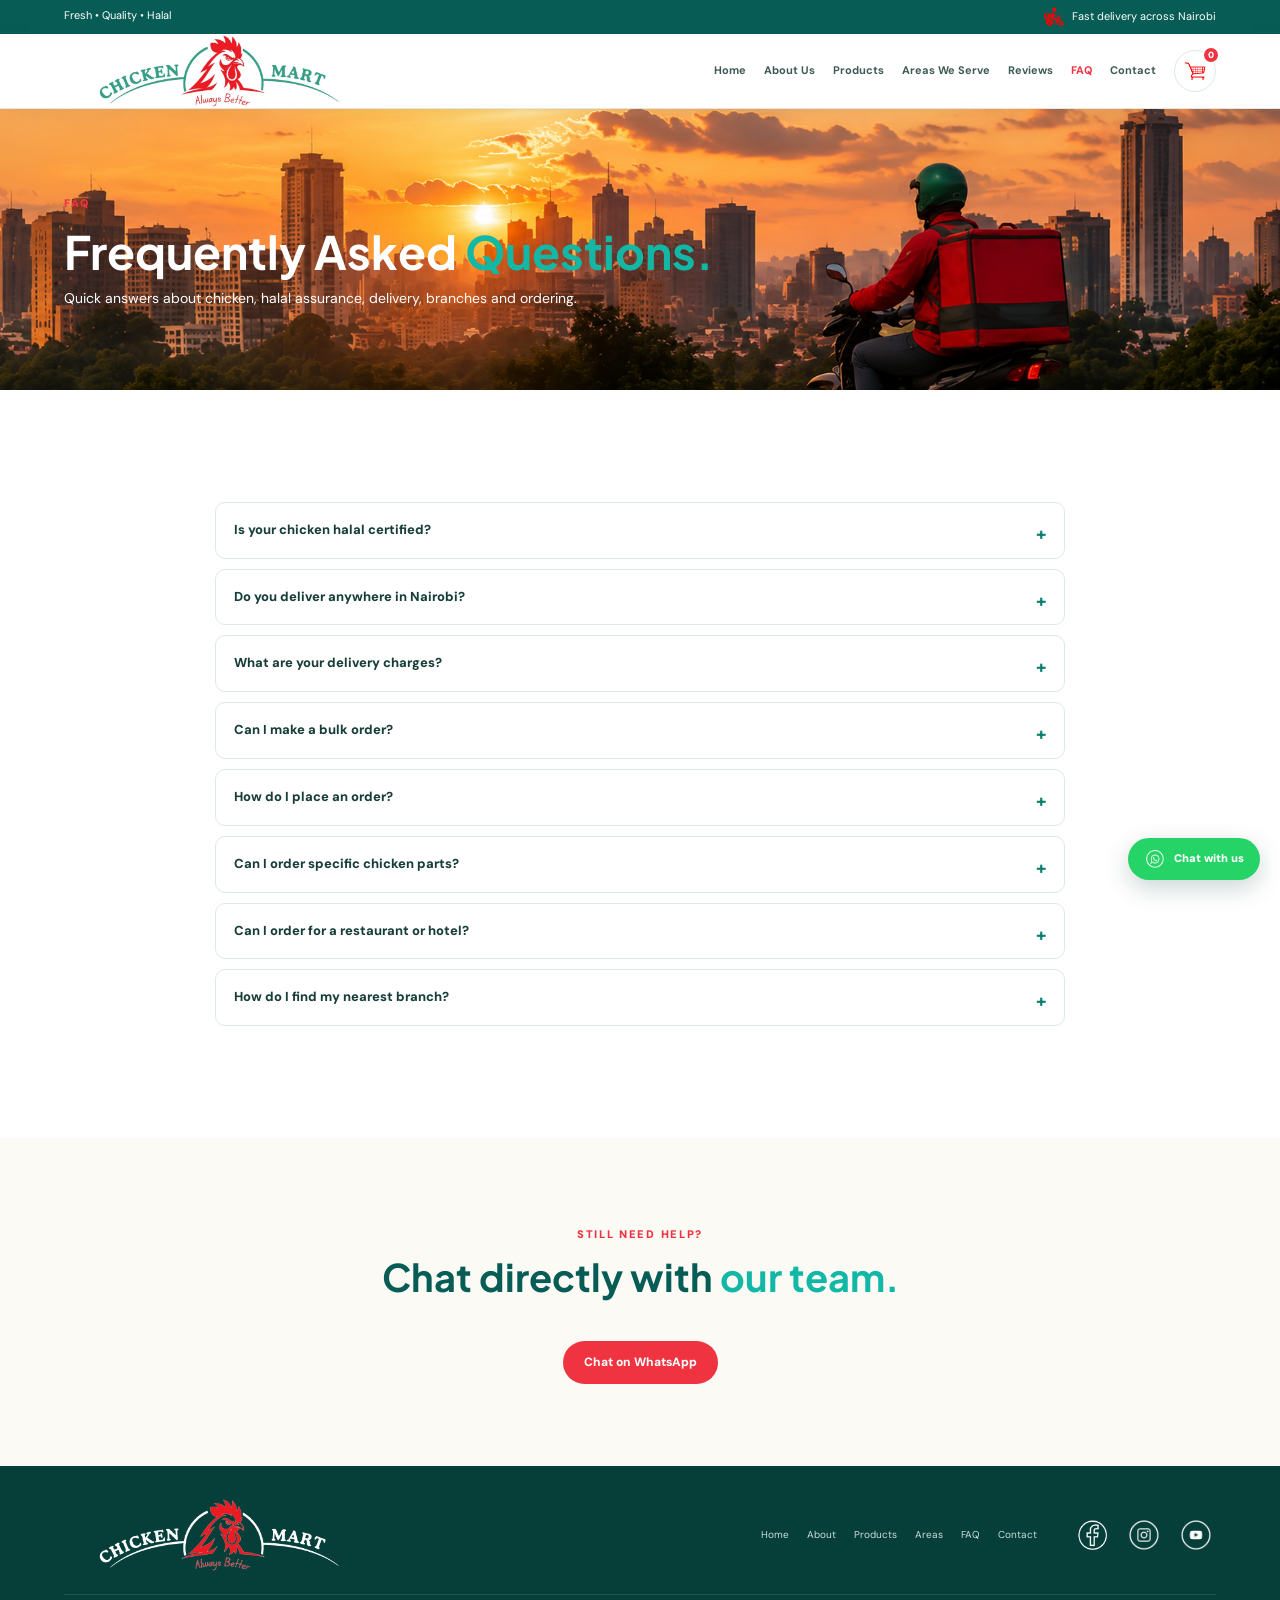
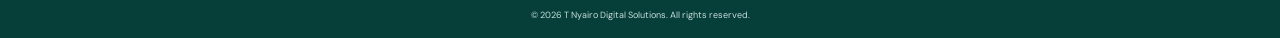
<file: faq.html>
<!doctype html>
<html lang="en">

<head>
    <meta charset="utf-8">

    <meta name="viewport" content="width=device-width, initial-scale=1">

    <meta
        name="description"
        content="Favor Farm Fresh Chicken — fresh halal chicken parts delivered across Nairobi."
    >

    <title>FAQ | Chicken Mart</title>

    <link rel="stylesheet" href="style.css">
</head>

<body>

     <!-- =========================
         TOP BAR
    ========================== -->

    <div class="topbar">

        <span>
            Fresh • Quality • Halal
        </span>

         <span class="delivery-info">
        <img src="img/delivery.png" alt="Delivery truck">
        Fast delivery across Nairobi
    </span>

    </div>


    <!-- =========================================================
         HEADER
    ========================================================== -->

    <header class="header">

        <div class="container header-inner">

            <a class="brand" href="index.html">

                <img
                    src="img/logo.jpg"
                    alt="Favor logo"
                >

                

            </a>


            <button class="menu-toggle">
                ☰
            </button>


            <nav class="nav">

                <a class="" href="index.html">
                    Home
                </a>

                <a class="" href="about.html">
                    About Us
                </a>

                <a class="" href="products.html">
                    Products
                </a>

                <a class="" href="areas.html">
                    Areas We Serve
                </a>

                <a class="" href="reviews.html">
                    Reviews
                </a>

                <a class="active" href="faq.html">
                    FAQ
                </a>

                <a class="" href="contact.html">
                    Contact
                </a>

            </nav>


         
<!-- HEADER CART -->
<button
    type="button"
    class="header-cart"
    data-cart-open
    aria-label="Open shopping cart"
>
    <img src="img/cart.png" alt="Cart">
    <span class="header-cart-count cart-count">0</span>
</button>

        


        </div>

    </header>


    <!-- =========================================================
         MAIN CONTENT
    ========================================================== -->

    <main>


        <!-- =====================================================
             PAGE HERO
        ====================================================== -->

        <section class="page-hero">

            <div class="container">

                <span class="label">
                    FAQ
                </span>

                <h1>
                    Frequently Asked
                    <span>Questions.</span>
                </h1>

                <p>
                    Quick answers about chicken, halal assurance,
                    delivery, branches and ordering.
                </p>

            </div>

        </section>


        <!-- =====================================================
             FAQ SECTION
        ====================================================== -->

        <section class="section">

            <div class="container">

                <div class="faq-list">


                    <details>

                        <summary>
                            Is your chicken halal certified?
                        </summary>

                        <p>
                            Yes. Favor Farm Fresh Chicken is presented
                            as a halal chicken business. Keep the official
                            halal certification documentation and badge
                            details current on the live website.
                        </p>

                    </details>


                    <details>

                        <summary>
                            Do you deliver anywhere in Nairobi?
                        </summary>

                        <p>
                            We serve many Nairobi neighbourhoods.
                            Delivery availability and charges can depend
                            on location and order size.
                        </p>

                    </details>


                    <details>

                        <summary>
                            What are your delivery charges?
                        </summary>

                        <p>
                            Delivery charges depend on your location
                            and order size. WhatsApp us for an exact quote.
                        </p>

                    </details>


                    <details>

                        <summary>
                            Can I make a bulk order?
                        </summary>

                        <p>
                            Yes. We accept household, restaurant,
                            hotel and other bulk orders.
                        </p>

                    </details>


                    <details>

                        <summary>
                            How do I place an order?
                        </summary>

                        <p>
                            Go to Products, add the parts and quantities
                            you want, then click Send Order on WhatsApp.
                        </p>

                    </details>


                    <details>

                        <summary>
                            Can I order specific chicken parts?
                        </summary>

                        <p>
                            Yes. The catalogue is designed around
                            individual chicken parts so customers can
                            order only what they need.
                        </p>

                    </details>


                    <details>

                        <summary>
                            Can I order for a restaurant or hotel?
                        </summary>

                        <p>
                            Yes. Contact us to discuss recurring supply,
                            bulk quantities and delivery arrangements.
                        </p>

                    </details>


                    <details>

                        <summary>
                            How do I find my nearest branch?
                        </summary>

                        <p>
                            Visit Areas We Serve for the current branch
                            list or WhatsApp us with your location.
                        </p>

                    </details>


                </div>

            </div>

        </section>


        <!-- =====================================================
             CONTACT / HELP SECTION
        ====================================================== -->

        <section class="section alt">

            <div class="container center">

                <span class="label">
                    STILL NEED HELP?
                </span>

                <h2>
                    Chat directly with
                    <span>our team.</span>
                </h2>

                <br>

                <a
                    class="btn red"
                    data-wa="chat"
                    href="#"
                >
                    Chat on WhatsApp
                </a>

            </div>

        </section>


     </main>


    <!-- CART MODAL -->
    <div class="cart-modal" id="cartModal" aria-hidden="true">

        <div class="cart-overlay" data-cart-close></div>

        <div class="cart-panel">

            <div class="cart-header">

                <div>
                    <span class="cart-label">YOUR ORDER</span>
                    <h2>Shopping Cart</h2>
                </div>

                <button
                    type="button"
                    class="cart-close"
                    data-cart-close
                    aria-label="Close cart">
                    ×
                </button>

            </div>

            <div class="cart-items" id="cartItems">
                <!-- Items inserted by JavaScript -->
            </div>

            <div class="cart-empty" id="cartEmpty">

                <img src="img/cart.png" alt="Empty cart">

                <h3>Your cart is empty</h3>

                <p>
                    Add some chicken products to your order.
                </p>

                <button
                    type="button"
                    data-cart-close>
                    Continue Shopping
                </button>

            </div>

            <div class="cart-footer" id="cartFooter">

                <div class="cart-total-row">

                    <span>
                        Estimated Total
                    </span>

                    <strong id="cartTotal">
                        KES 0
                    </strong>

                </div>

                <p class="cart-note">
                    Final price and delivery charges will be confirmed on WhatsApp.
                </p>

                <div class="cart-actions">

                   <a
    href="products.html"
    class="continue-shopping">
    Continue Shopping
</a>

                    <button
                        type="button"
                        class="cart-whatsapp"
                        data-cart-send>
                        Send Order on WhatsApp
                    </button>

                </div>

            </div>

        </div>

    </div>


     <!-- =========================
     FOOTER
========================== -->
<footer>

    <div class="container footer-main">

        <a
            class="brand"
            href="index.html"
        >
            <img
                src="img/logo white.png"
                alt="Favor logo"
            >
        </a>


        <div class="footer-links">

            <a href="index.html">Home</a>
            <a href="about.html">About</a>
            <a href="products.html">Products</a>
            <a href="areas.html">Areas</a>
            <a href="faq.html">FAQ</a>
            <a href="contact.html">Contact</a>

        </div>


           <!-- SOCIAL MEDIA -->
        <div class="social">

            <a href="#" aria-label="Facebook">
                <img
                    src="img/fb white.png"
                    alt="Facebook"
                >
            </a>

            <a href="#" aria-label="Instagram">
                <img
                    src="img/insta1.png"
                    alt="Instagram"
                >
            </a>

            <a href="#" aria-label="YouTube">
                <img
                    src="img/yout2.png"
                    alt="YouTube"
                >
            </a>

        </div>

    </div>

    <div class="container footer-bottom">

        © 2026 T Nyairo Digital Solutions.
        All rights reserved.

    </div>

</footer>


     <!-- FLOATING WHATSAPP -->
<a
    class="floating"
    data-wa="chat"
    href="#"
>
    <img src="img/whatsapp.png" alt="WhatsApp" class="whatsapp-icon">
    <span>Chat with us</span>
</a>

<div class="toast"></div>

<script src="script.js"></script>

</body>

</html>
</file>
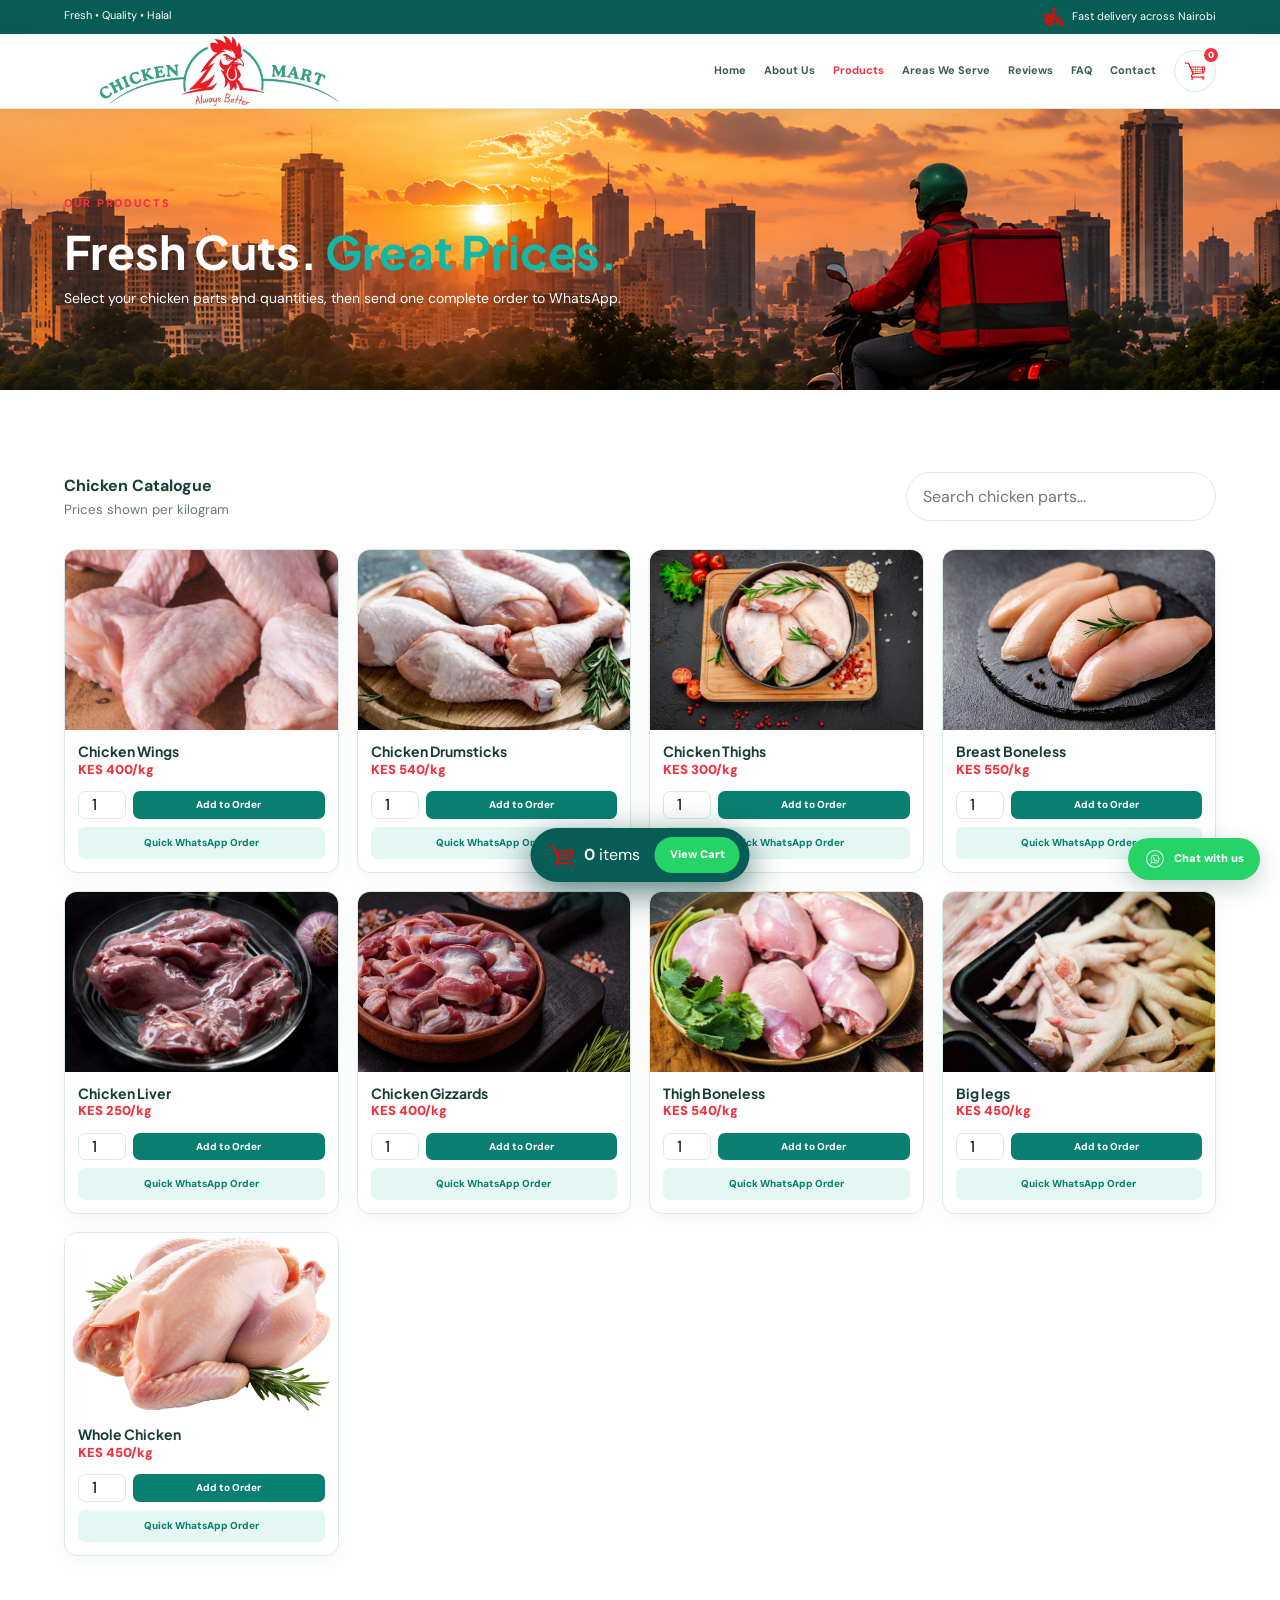
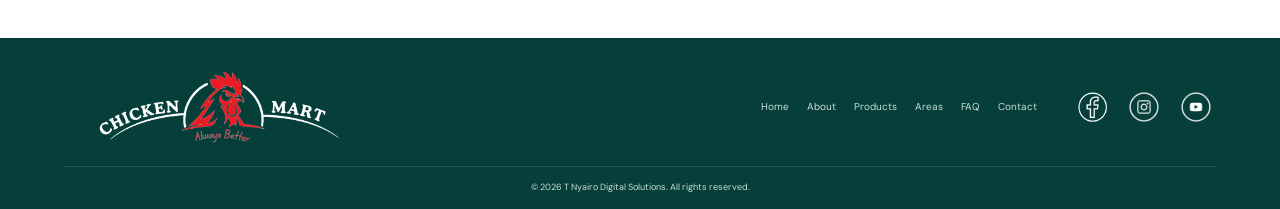
<file: products.html>
<!doctype html>
<html lang="en">

<head>
    <meta charset="utf-8">
    <meta name="viewport" content="width=device-width, initial-scale=1">

    <meta name="description"
        content="Chicken Mart — fresh halal chicken parts delivered across Nairobi.">

    <title>Products | Chicken Mart</title>

    <link rel="stylesheet" href="style.css">
</head>

<body>

      <!-- TOP BAR -->
    <div class="topbar">

        <span>
            Fresh • Quality • Halal
        </span>

         <span class="delivery-info">
        <img src="img/delivery.png" alt="Delivery truck">
        Fast delivery across Nairobi
    </span>

    </div>


    <!-- HEADER -->
    <header class="header">
        <div class="container header-inner">

            <a class="brand" href="index.html">
                <img src="img/logo.jpg" alt="chicken mart logo">

               
            </a>

            <button class="menu-toggle">☰</button>

            <nav class="nav">
                <a href="index.html">Home</a>
                <a href="about.html">About Us</a>
                <a class="active" href="products.html">Products</a>
                <a href="areas.html">Areas We Serve</a>
                <a href="reviews.html">Reviews</a>
                <a href="faq.html">FAQ</a>
                <a href="contact.html">Contact</a>
            </nav>
<!-- HEADER CART -->
<button
    type="button"
    class="header-cart"
    data-cart-open
    aria-label="Open shopping cart"
>
    <img src="img/cart.png" alt="Cart">
    <span class="header-cart-count cart-count">0</span>
</button>
          
        </div>
    </header>


    <!-- MAIN CONTENT -->
    <main>

        <!-- PAGE HERO -->
        <section class="page-hero">
            <div class="container">

                <span class="label">OUR PRODUCTS</span>

                <h1>
                    Fresh Cuts.
                    <span>Great Prices.</span>
                </h1>

                <p>
                    Select your chicken parts and quantities,
                    then send one complete order to WhatsApp.
                </p>

            </div>
        </section>


        <!-- PRODUCTS SECTION -->
        <section class="section">

            <div class="container">

                <!-- TOOLBAR -->
                <div class="toolbar">

                    <div>
                        <b>Chicken Catalogue</b>

                        <small style="display:block; color:var(--m);">
                            Prices shown per kilogram
                        </small>
                    </div>

                    <input
                        id="search"
                        class="search"
                        type="text"
                        placeholder="Search chicken parts..."
                    >

                </div>


                 <!-- PRODUCT LIST -->
                <div class="product-grid">


                    <!-- CHICKEN WINGS -->
                    <article
                        class="product"
                        data-name="Chicken Wings"
                        data-price="400"
                    >

                        <img
                            src="img/wings.jpg"
                            alt="Chicken Wings"
                        >

                        <div class="product-body">

                            <h3>Chicken Wings</h3>

                            <div class="price">
                                KES 400/kg
                            </div>

                            <div class="controls">

                                <input
                                    class="qty"
                                    type="number"
                                    min="1"
                                    value="1"
                                >

                                <button class="add" data-add>
                                    Add to Order
                                </button>

                            </div>

                            <button
                                class="quick"
                                data-product-wa="Chicken Wings"
                            >
                                Quick WhatsApp Order
                            </button>

                        </div>

                    </article>


                    <!-- DRUMSTICKS -->
                    <article
                        class="product"
                        data-name="Chicken Drumsticks"
                        data-price="540"
                    >

                        <img
                            src="img/chicken-drumsticks.jpg"
                            alt="Chicken Drumsticks"
                        >

                        <div class="product-body">

                            <h3>Chicken Drumsticks</h3>

                            <div class="price">
                                KES 540/kg
                            </div>

                            <div class="controls">

                                <input
                                    class="qty"
                                    type="number"
                                    min="1"
                                    value="1"
                                >

                                <button class="add" data-add>
                                    Add to Order
                                </button>

                            </div>

                            <button
                                class="quick"
                                data-product-wa="Chicken Drumsticks"
                            >
                                Quick WhatsApp Order
                            </button>

                        </div>

                    </article>


                    <!-- CHICKEN THIGHS -->
                    <article
                        class="product"
                        data-name="Chicken Thighs"
                        data-price="300"
                    >

                        <img
                            src="img/thighs.jpg"
                            alt="Chicken Thighs"
                        >

                        <div class="product-body">

                            <h3>Chicken Thighs</h3>

                            <div class="price">
                                KES 300/kg
                            </div>

                            <div class="controls">

                                <input
                                    class="qty"
                                    type="number"
                                    min="1"
                                    value="1"
                                >

                                <button class="add" data-add>
                                    Add to Order
                                </button>

                            </div>

                            <button
                                class="quick"
                                data-product-wa="Chicken Thighs"
                            >
                                Quick WhatsApp Order
                            </button>

                        </div>

                    </article>


                    <!-- BREAST FILLETS -->
                    <article
                        class="product"
                        data-name="Breast Boneless"
                        data-price="550"
                    >

                        <img
                            src="img/boneless.jpg"
                            alt="Breast Fillets"
                        >

                        <div class="product-body">

                            <h3>Breast Boneless</h3>

                            <div class="price">
                                KES 550/kg
                            </div>

                            <div class="controls">

                                <input
                                    class="qty"
                                    type="number"
                                    min="1"
                                    value="1"
                                >

                                <button class="add" data-add>
                                    Add to Order
                                </button>

                            </div>

                            <button
                                class="quick"
                                data-product-wa="Breast Fillets"
                            >
                                Quick WhatsApp Order
                            </button>

                        </div>

                    </article>


                    <!-- CHICKEN LIVER -->
                    <article
                        class="product"
                        data-name="Chicken Liver"
                        data-price="250"
                    >

                        <img
                            src="img/liver.jpeg"
                            alt="Chicken Liver"
                        >

                        <div class="product-body">

                            <h3>Chicken Liver</h3>

                            <div class="price">
                                KES 250/kg
                            </div>

                            <div class="controls">

                                <input
                                    class="qty"
                                    type="number"
                                    min="1"
                                    value="1"
                                >

                                <button class="add" data-add>
                                    Add to Order
                                </button>

                            </div>

                            <button
                                class="quick"
                                data-product-wa="Chicken Liver"
                            >
                                Quick WhatsApp Order
                            </button>

                        </div>

                    </article>


                    <!-- CHICKEN GIZZARDS -->
                    <article
                        class="product"
                        data-name="Chicken Gizzards"
                        data-price="400"
                    >

                        <img
                            src="img/gizzards.jpg"
                            alt="Chicken Gizzards"
                        >

                        <div class="product-body">

                            <h3>Chicken Gizzards</h3>

                            <div class="price">
                                KES 400/kg
                            </div>

                            <div class="controls">

                                <input
                                    class="qty"
                                    type="number"
                                    min="1"
                                    value="1"
                                >

                                <button class="add" data-add>
                                    Add to Order
                                </button>

                            </div>

                            <button
                                class="quick"
                                data-product-wa="Chicken Gizzards"
                            >
                                Quick WhatsApp Order
                            </button>

                        </div>

                    </article>
 <!-- THIGH BONELESS -->
                    <article
                        class="product"
                        data-name="Thigh Boneless"
                        data-price="540"
                    >

                        <img
                            src="img/thigh boneless.jfif"
                            alt="Whole Chicken"
                        >

                        <div class="product-body">

                            <h3>Thigh Boneless</h3>

                            <div class="price">
                                KES 540/kg
                            </div>

                            <div class="controls">

                                <input
                                    class="qty"
                                    type="number"
                                    min="1"
                                    value="1"
                                >

                                <button class="add" data-add>
                                    Add to Order
                                </button>

                            </div>
                            <button
                                class="quick"
                                data-product-wa="Whole Chicken"
                            >
                                Quick WhatsApp Order
                            </button>

                        </div>

                    </article>

                    <!-- CHICKEN FEET -->
                    <article
                        class="product"
                        data-name="Chicken Feet"
                        data-price="180"
                    >

                        <img
                            src="img/feet.jpg"
                            alt="Chicken Feet"
                        >

                        <div class="product-body">

                            <h3>Big legs</h3>

                            <div class="price">
                                KES 450/kg
                            </div>

                            <div class="controls">

                                <input
                                    class="qty"
                                    type="number"
                                    min="1"
                                    value="1"
                                >

                                <button class="add" data-add>
                                    Add to Order
                                </button>

                            </div>

                            <button
                                class="quick"
                                data-product-wa="Chicken Feet"
                            >
                                Quick WhatsApp Order
                            </button>

                        </div>

                    </article>


                    <!-- WHOLE CHICKEN -->
                    <article
                        class="product"
                        data-name="Whole Chicken"
                        data-price="450"
                    >

                        <img
                            src="img/whole chicken.jpg"
                            alt="Whole Chicken"
                        >

                        <div class="product-body">

                            <h3>Whole Chicken</h3>

                            <div class="price">
                                KES 450/kg
                            </div>

                            <div class="controls">

                                <input
                                    class="qty"
                                    type="number"
                                    min="1"
                                    value="1"
                                >

                                <button class="add" data-add>
                                    Add to Order
                                </button>

                            </div>
                            <button
                                class="quick"
                                data-product-wa="Whole Chicken"
                            >
                                Quick WhatsApp Order
                            </button>

                        </div>

                    </article>

                </div>

            </div>

        </section>


<!-- CART BAR -->
<div class="cartbar" data-cart-open>
    <div class="cart-summary">
        <img src="img/cart.png" alt="Cart" class="cart-icon">
        <span>
            <b class="cart-count">0</b>
            items
        </span>
    </div>

    <button type="button" class="cart-view-btn">
        View Cart
    </button>
</div>

<!-- CART MODAL -->
<div class="cart-modal" id="cartModal" aria-hidden="true">

    <div class="cart-overlay" data-cart-close></div>

    <div class="cart-panel">

        <div class="cart-header">

            <div>
                <span class="cart-label">YOUR ORDER</span>
                <h2>Shopping Cart</h2>
            </div>

            <button
                type="button"
                class="cart-close"
                data-cart-close
                aria-label="Close cart">
                ×
            </button>

        </div>

        <div class="cart-items" id="cartItems">
            <!-- Items inserted by JavaScript -->
        </div>

        <div class="cart-empty" id="cartEmpty">
            <img src="img/cart.png" alt="Empty cart">
            <h3>Your cart is empty</h3>
            <p>Add some chicken products to your order.</p>

            <button type="button" data-cart-close>
                Continue Shopping
            </button>
        </div>

        <div class="cart-footer" id="cartFooter">

            <div class="cart-total-row">
                <span>Estimated Total</span>
                <strong id="cartTotal">KES 0</strong>
            </div>

            <p class="cart-note">
                Final price and delivery charges will be confirmed on WhatsApp.
            </p>

            <div class="cart-actions">

                <button
                    type="button"
                    class="continue-shopping"
                    data-cart-close>
                    Continue Shopping
                </button>

                <button
                    type="button"
                    class="cart-whatsapp"
                    data-cart-send>
                    Send Order on WhatsApp
                </button>

            </div>

        </div>

    </div>

</div>


        <!-- SEARCH SCRIPT -->
        <script>
            document
                .querySelector("#search")
                .addEventListener("input", function () {

                    let q = this.value.toLowerCase();

                    document
                        .querySelectorAll(".product")
                        .forEach(function (card) {

                            card.style.display =
                                card.dataset.name
                                    .toLowerCase()
                                    .includes(q)
                                    ? ""
                                    : "none";

                        });

                });
        </script>

    </main>


    <!-- =========================
     FOOTER
========================== -->
<footer>

    <div class="container footer-main">

        <a
            class="brand"
            href="index.html"
        >
            <img
                src="img/logo white.png"
                alt="Favor logo"
            >
        </a>


        <div class="footer-links">

            <a href="index.html">Home</a>
            <a href="about.html">About</a>
            <a href="products.html">Products</a>
            <a href="areas.html">Areas</a>
            <a href="faq.html">FAQ</a>
            <a href="contact.html">Contact</a>

        </div>


        <!-- SOCIAL MEDIA -->
        <div class="social">

            <a href="#" aria-label="Facebook">
                <img
                    src="img/fb white.png"
                    alt="Facebook"
                >
            </a>

            <a href="#" aria-label="Instagram">
                <img
                    src="img/insta1.png"
                    alt="Instagram"
                >
            </a>

            <a href="#" aria-label="YouTube">
                <img
                    src="img/yout2.png"
                    alt="YouTube"
                >
            </a>

        </div>

    </div>


    <div class="container footer-bottom">

        © 2026 T Nyairo Digital Solutions.
        All rights reserved.

    </div>

</footer>

   <!-- FLOATING WHATSAPP -->
<a
    class="floating"
    data-wa="chat"
    href="#"
>
    <img src="img/whatsapp.png" alt="WhatsApp" class="whatsapp-icon">
    <span>Chat with us</span>
</a>

<div class="toast"></div>

<script src="script.js"></script>

</body>
</html>
</file>
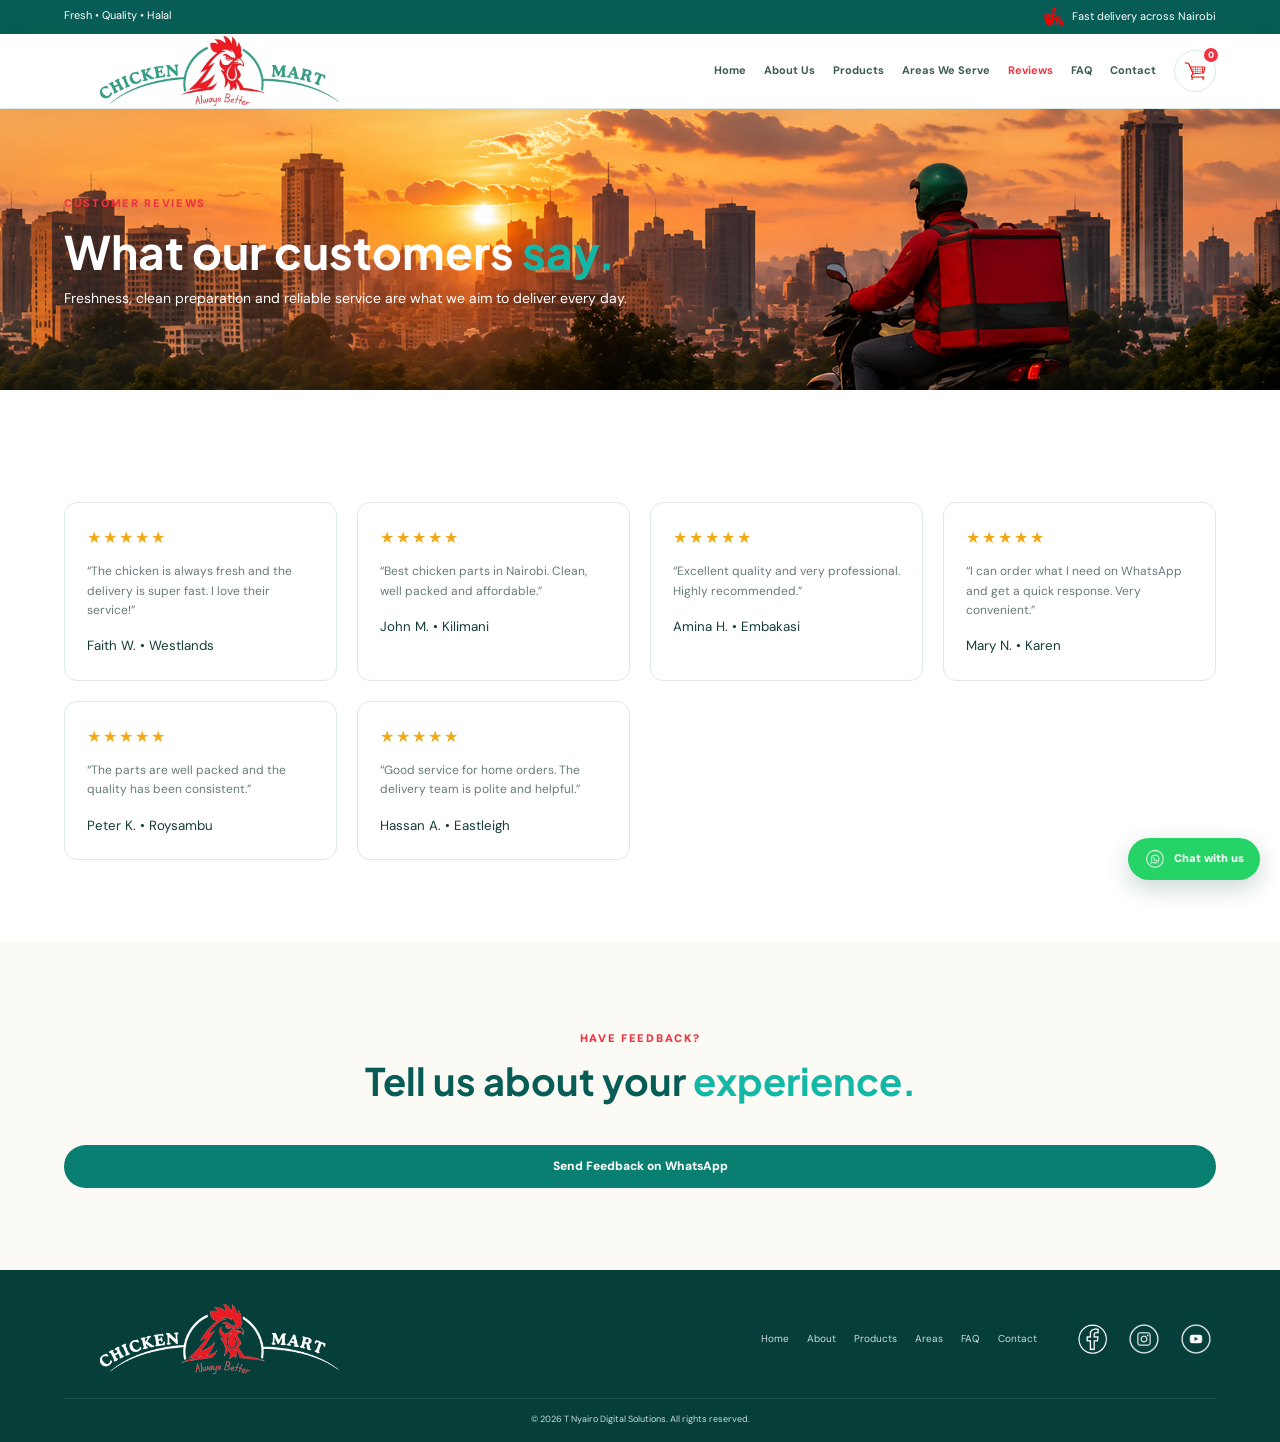
<file: reviews.html>
<!doctype html>

<html lang="en">

<head>

    <meta charset="utf-8">

    <meta
        name="viewport"
        content="width=device-width, initial-scale=1"
    >

    <meta
        name="description"
        content="Chicken Mart — fresh halal chicken parts delivered across Nairobi."
    >

    <title>
        Reviews | Chicken Mart
    </title>

    <link
        rel="stylesheet"
        href="style.css"
    >

</head>


<body>


    <!-- =========================
         TOP BAR
    ========================== -->

    <div class="topbar">

        <span>
            Fresh • Quality • Halal
        </span>

         <span class="delivery-info">
        <img src="img/delivery.png" alt="Delivery truck">
        Fast delivery across Nairobi
    </span>

    </div>



    <!-- =========================
         HEADER / NAVIGATION
    ========================== -->

    <header class="header">

        <div class="container header-inner">


            <!-- BRAND -->

            <a
                class="brand"
                href="index.html"
            >

                <img
                    src="img/logo.jpg"
                    alt=" logo"
                >

               
            </a>



            <!-- MOBILE MENU -->

            <button class="menu-toggle">
                ☰
            </button>



            <!-- NAVIGATION -->

            <nav class="nav">

                <a
                    class=""
                    href="index.html"
                >
                    Home
                </a>

                <a
                    class=""
                    href="about.html"
                >
                    About Us
                </a>

                <a
                    class=""
                    href="products.html"
                >
                    Products
                </a>

                <a
                    class=""
                    href="areas.html"
                >
                    Areas We Serve
                </a>

                <a
                    class="active"
                    href="reviews.html"
                >
                    Reviews
                </a>

                <a
                    class=""
                    href="faq.html"
                >
                    FAQ
                </a>

                <a
                    class=""
                    href="contact.html"
                >
                    Contact
                </a>

            </nav>


<!-- HEADER CART -->
<button
    type="button"
    class="header-cart"
    data-cart-open
    aria-label="Open shopping cart"
>
    <img src="img/cart.png" alt="Cart">
    <span class="header-cart-count cart-count">0</span>
</button>

        


        </div>

    </header>



    <!-- =========================
         MAIN CONTENT
    ========================== -->

    <main>



        <!-- =========================
             PAGE HERO
        ========================== -->

        <section class="page-hero">

            <div class="container">

                <span class="label">
                    CUSTOMER REVIEWS
                </span>

                <h1>

                    What our customers

                    <span>
                        say.
                    </span>

                </h1>

                <p>

                    Freshness, clean preparation and reliable service
                    are what we aim to deliver every day.

                </p>

            </div>

        </section>



        <!-- =========================
             CUSTOMER REVIEWS
        ========================== -->

        <section class="section">

            <div class="container">

                <div class="cards">


                    <!-- REVIEW 1 -->

                    <article class="card">

                        <div class="stars">
                            ★★★★★
                        </div>

                        <p>

                            “The chicken is always fresh and the
                            delivery is super fast. I love their service!”

                        </p>

                        <small>
                            Faith W. • Westlands
                        </small>

                    </article>



                    <!-- REVIEW 2 -->

                    <article class="card">

                        <div class="stars">
                            ★★★★★
                        </div>

                        <p>

                            “Best chicken parts in Nairobi.
                            Clean, well packed and affordable.”

                        </p>

                        <small>
                            John M. • Kilimani
                        </small>

                    </article>



                    <!-- REVIEW 3 -->

                    <article class="card">

                        <div class="stars">
                            ★★★★★
                        </div>

                        <p>

                            “Excellent quality and very professional.
                            Highly recommended.”

                        </p>

                        <small>
                            Amina H. • Embakasi
                        </small>

                    </article>



                    <!-- REVIEW 4 -->

                    <article class="card">

                        <div class="stars">
                            ★★★★★
                        </div>

                        <p>

                            “I can order what I need on WhatsApp and
                            get a quick response. Very convenient.”

                        </p>

                        <small>
                            Mary N. • Karen
                        </small>

                    </article>



                    <!-- REVIEW 5 -->

                    <article class="card">

                        <div class="stars">
                            ★★★★★
                        </div>

                        <p>

                            “The parts are well packed and the quality
                            has been consistent.”

                        </p>

                        <small>
                            Peter K. • Roysambu
                        </small>

                    </article>



                    <!-- REVIEW 6 -->

                    <article class="card">

                        <div class="stars">
                            ★★★★★
                        </div>

                        <p>

                            “Good service for home orders.
                            The delivery team is polite and helpful.”

                        </p>

                        <small>
                            Hassan A. • Eastleigh
                        </small>

                    </article>


                </div>

            </div>

        </section>



        <!-- =========================
             FEEDBACK SECTION
        ========================== -->

        <section class="section alt">

            <div class="container center">

                <span class="label">
                    HAVE FEEDBACK?
                </span>

                <h2>

                    Tell us about your

                    <span>
                        experience.
                    </span>

                </h2>

                <br>

                <a
                    class="btn green"
                    data-wa="contact"
                    href="#"
                >
                    Send Feedback on WhatsApp
                </a>

            </div>

        </section>


  </main>


    <!-- CART MODAL -->
    <div class="cart-modal" id="cartModal" aria-hidden="true">

        <div class="cart-overlay" data-cart-close></div>

        <div class="cart-panel">

            <div class="cart-header">

                <div>
                    <span class="cart-label">YOUR ORDER</span>
                    <h2>Shopping Cart</h2>
                </div>

                <button
                    type="button"
                    class="cart-close"
                    data-cart-close
                    aria-label="Close cart">
                    ×
                </button>

            </div>

            <div class="cart-items" id="cartItems">
                <!-- Items inserted by JavaScript -->
            </div>

            <div class="cart-empty" id="cartEmpty">

                <img src="img/cart.png" alt="Empty cart">

                <h3>Your cart is empty</h3>

                <p>
                    Add some chicken products to your order.
                </p>

                <button
                    type="button"
                    data-cart-close>
                    Continue Shopping
                </button>

            </div>

            <div class="cart-footer" id="cartFooter">

                <div class="cart-total-row">

                    <span>
                        Estimated Total
                    </span>

                    <strong id="cartTotal">
                        KES 0
                    </strong>

                </div>

                <p class="cart-note">
                    Final price and delivery charges will be confirmed on WhatsApp.
                </p>

                <div class="cart-actions">

                   <a
    href="products.html"
    class="continue-shopping">
    Continue Shopping
</a>

                    <button
                        type="button"
                        class="cart-whatsapp"
                        data-cart-send>
                        Send Order on WhatsApp
                    </button>

                </div>

            </div>

        </div>

    </div>


     <!-- =========================
     FOOTER
========================== -->
<footer>

    <div class="container footer-main">

        <a
            class="brand"
            href="index.html"
        >
            <img
                src="img/logo white.png"
                alt="Favor logo"
            >
        </a>


        <div class="footer-links">

            <a href="index.html">Home</a>
            <a href="about.html">About</a>
            <a href="products.html">Products</a>
            <a href="areas.html">Areas</a>
            <a href="faq.html">FAQ</a>
            <a href="contact.html">Contact</a>

        </div>


             <!-- SOCIAL MEDIA -->
        <div class="social">

            <a href="#" aria-label="Facebook">
                <img
                    src="img/fb white.png"
                    alt="Facebook"
                >
            </a>

            <a href="#" aria-label="Instagram">
                <img
                    src="img/insta1.png"
                    alt="Instagram"
                >
            </a>

            <a href="#" aria-label="YouTube">
                <img
                    src="img/yout2.png"
                    alt="YouTube"
                >
            </a>

        </div>

    </div>


    <div class="container footer-bottom">

        © 2026 T Nyairo Digital Solutions.
        All rights reserved.

    </div>

</footer>


     <!-- FLOATING WHATSAPP -->
<a
    class="floating"
    data-wa="chat"
    href="#"
>
    <img src="img/whatsapp.png" alt="WhatsApp" class="whatsapp-icon">
    <span>Chat with us</span>
</a>

<div class="toast"></div>

<script src="script.js"></script>


</body>

</html>
</file>
<file: style.css>
/* =========================================================
   GOOGLE FONTS
========================================================= */

@import url(
    'https://fonts.googleapis.com/css2?family=DM+Sans:wght@400;500;600;700&family=Plus+Jakarta+Sans:wght@600;700;800&display=swap'
);


/* =========================================================
   ROOT VARIABLES
========================================================= */

:root {
    --g: #087f70;
    --d: #075d55;
    --t: #12b7a5;
    --r: #ef3340;
    --c: #fbfaf5;
    --m: #687b78;
    --l: #dce9e6;
}


/* =========================================================
   GLOBAL STYLES
========================================================= */

* {
    box-sizing: border-box;
    margin: 0;
    padding: 0;
}

html {
    scroll-behavior: smooth;
    overflow-x: hidden;
}

body {
    overflow-x: hidden;
    width: 100%;
}

body {
    font-family: "DM Sans", sans-serif;
    color: #173d39;
    line-height: 1.6;
}

h1,
h2,
h3 {
    font-family: "Plus Jakarta Sans", sans-serif;
    line-height: 1.15;
}

a {
    text-decoration: none;
    color: inherit;
}

button,
input,
select,
textarea {
    font: inherit;
}

button {
    cursor: pointer;
    border: 0;
}

.container {
    width: min(1180px, 90%);
    margin: auto;
}
.delivery-info {
    display: inline-flex;
    align-items: center;
    gap: 8px;
}

.delivery-info img {
    width: 20px;
    height: 20px;
    object-fit: contain;
}

/* =========================================================
   TOP BAR
========================================================= */

.topbar {
    background: var(--d);
    color: #fff;
    padding: 7px 5%;
    display: flex;
    justify-content: space-between;
    font-size: 11px;
}

/*our areas
/* =========================
   BRANCH INFO ICONS
========================= */

.branch-info {
    display: flex;
    align-items: center;
    gap: 2px;
    margin-bottom: 8px;
}

.branch-info img {
    width: 20px;
    height: 20px;
    object-fit: contain;
    flex-shrink: 0;
}

/* =========================================================
   HEADER / NAVIGATION
========================================================= */

.header {
    position: sticky;
    top: 0;
    z-index: 50;
    background: #fff;
    border-bottom: 1px solid var(--l);
    box-shadow: 0 3px 18px #063f3a0c;
}

.header-inner {
    height: 74px;
    display: flex;
    align-items: center;
    gap: 18px;
}


/* ---------- Brand ---------- */

.brand {
    display: flex;
    align-items: center;
    gap: 9px;
}

.brand img {
    width: 312px;
    height: 74px;
    border-radius: 35%;
    object-fit: contain;
}

.brand-text {
    display: flex;
    flex-direction: column;
}

.brand-text strong {
    font-size: 20px;
    color: var(--g);
    line-height: 1;
    font-family: "Plus Jakarta Sans";
}

.brand-text small {
    font-size: 9px;
    color: var(--r);
    font-weight: 800;
}


/* ---------- Navigation ---------- */

.nav {
    display: flex;
    gap: 18px;
    margin-left: auto;
}

.nav a {
    font-size: 11px;
    font-weight: 700;
    color: #3d5a56;
}

.nav a:hover,
.nav a.active {
    color: var(--r);
}

/* =========================================================
   HEADER CART
========================================================= */

.header-cart {
    position: relative;

    width: 42px;
    height: 42px;

    flex-shrink: 0;

    display: flex;
    align-items: center;
    justify-content: center;

    background: #feffff;
    border: 1px solid var(--l);
    border-radius: 50%;

    cursor: pointer;

    transition: 0.2s ease;
}

.header-cart:hover {
    background: var(--g);
    transform: translateY(-2px);
}

.header-cart img {
    width: 23px;
    height: 23px;

    object-fit: contain;
}

.header-cart-count {
    position: absolute;

    top: -5px;
    right: -5px;

    min-width: 18px;
    height: 18px;

    padding: 0 4px;

    display: flex;
    align-items: center;
    justify-content: center;

    background: var(--r);
    color: #fff;

    border-radius: 50%;
    border: 2px solid #fff;

    font-size: 9px;
    font-weight: 900;
    line-height: 1;
}
/* ---------- Buttons ---------- */

.btn {
    display: inline-flex;
    align-items: center;
    justify-content: center;
    border-radius: 999px;
    padding: 12px 21px;
    font-size: 12px;
    font-weight: 800;
    transition: 0.2s;
}

.btn:hover {
    transform: translateY(-2px);
}

.red {
    background: var(--r);
    color: #fff;
}

.green {
    background: var(--g);
    color: #fff;
}

.outline {
    border: 1.5px solid var(--g);
    color: var(--g);
    background: #fff;
}


/* ---------- Mobile Menu ---------- */

.menu-toggle {
    display: none;
    background: none;
    color: var(--g);
    font-size: 25px;
    margin-left: auto;
}


/* =========================================================
   HERO SECTION
========================================================= */

.hero {
    position: relative;
    min-height: 520px;

    /* Remove the 2-column grid */
    display: flex;
    align-items: center;

    /* Image covers the entire hero */
    overflow: hidden;
}

/* ---------- Full Hero Background Image ---------- */

.hero-image {
    position: absolute;
    inset: 0;
    width: 100%;
    height: 100%;
    z-index: 0;
    overflow: hidden;
}

.hero-image img {
    width: 100%;
    height: 100%;
    object-fit: cover;
    object-position: center;
}

/* ---------- Dark/Light Overlay ---------- */
/* Helps the text remain readable over the image */

.hero::after {
    content: "";
    position: absolute;
    inset: 0;
    z-index: 1;

    background: linear-gradient(
        90deg,
        rgba(0, 0, 0, 0.72) 0%,
        rgba(0, 0, 0, 0.52) 40%,
        rgba(0, 0, 0, 0.18) 75%,
        rgba(0, 0, 0, 0.05) 100%
    );
}

/* ---------- Hero Content ---------- */

.hero-copy {
    position: relative;
    z-index: 2;

    width: 100%;
    max-width: 750px;

    padding: 65px 6vw;

    display: flex;
    flex-direction: column;
    justify-content: center;
}

/* ---------- Small Label ---------- */

.label {
    color: var(--r);
    font-size: 11px;
    font-weight: 900;
    letter-spacing: 1.7px;
}

/* ---------- Main Heading ---------- */

.hero h1 {
    font-size: clamp(40px, 5vw, 66px);
    color: #ffffff;
    margin: 13px 0 17px;
}

.hero h1 span,
h2 span {
    color: var(--t);
}

/* ---------- Description ---------- */

.hero p {
    max-width: 600px;
    color: #ffffff;
    font-size: 15px;
    line-height: 1.7;
}

/* ---------- Buttons ---------- */

.actions {
    display: flex;
    gap: 12px;
    margin: 26px 0;
}
/*Hero for
/* ---------- Halal Badge ---------- */

.halal {
    position: absolute;
    right: 6%;
    top: 11%;
    width: 105px;
    height: 105px;
    border-radius: 50%;
    background: var(--d);
    color: #fff;
    border: 3px solid #fff;
    outline: 2px solid var(--d);

    display: flex;
    flex-direction: column;
    align-items: center;
    justify-content: center;
    text-align: center;
}

.halal strong {
    font-size: 28px;
}

.halal b {
    font-size: 14px;
    letter-spacing: 1px;
}

.halal small {
    font-size: 7px;
}

/* =========================================================
   TRUST / FEATURES
========================================================= */

.trust {
    display: grid;
    grid-template-columns: repeat(4, 1fr);
    padding: 18px 6%;
    border-bottom: 1px solid var(--l);
}

.trust > div {
    display: flex;
    align-items: center;
    justify-content: center;
    gap: 11px;
    border-right: 1px solid var(--l);
}

.trust > div:last-child {
    border: 0;
}

/* ---------- Feature Icons ---------- */

.trust img {
    width: 56px;
    height: 56px;
    object-fit: contain;
    flex-shrink: 0;
}

/* ---------- Feature Text ---------- */

.trust p {
    display: flex;
    flex-direction: column;
    font-size: 1px;
    font-weight: 800;
    margin: 0;
}

.trust small {
    font-size: 12px;
    color: var(--m);
    font-weight: 500;
    margin-top: 2px;
}


/* =========================================================
   GENERAL SECTIONS
========================================================= */

.section {
    padding: 82px 0;
}

.alt {
    background: var(--c);
}

.center {
    text-align: center;
}

.center > p {
    color: var(--m);
    font-size: 13px;
}

.section h2 {
    font-size: 38px;
    color: var(--d);
    margin: 9px 0 17px;
}


/* =========================================================
   ABOUT / TWO COLUMN SECTION
========================================================= */

.two {
    display: grid;
    grid-template-columns: 1fr 1fr;
    gap: 70px;
    align-items: center;
}

.section-image img {
    width: 100%;
    height: 410px;
    object-fit: cover;
    border-radius: 16px;
}

.caption {
    display: block;
    width: max-content;
    margin: -48px 18px 0 auto;
    position: relative;
    background: var(--d);
    color: #fff;
    padding: 9px 14px;
    border-radius: 8px;
    font-size: 12px;
    font-weight: 800;
}

.copy p {
    font-size: 13px;
    color: var(--m);
    margin-bottom: 32px;
}


/* =========================================================
   DIRECTORS
========================================================= */

.director-grid {
    display: grid;
    grid-template-columns: 1fr 1fr;
    gap: 22px;
    margin-top: 24px;
}

.director {
    display: flex;
    gap: 18px;
    align-items: center;
    background: #fff;
    border: 1px solid var(--l);
    border-radius: 14px;
    padding: 20px;
}

.director img {
    width: 110px;
    height: 110px;
    border-radius: 50%;
    object-fit: cover;
}

.director h3 {
    font-size: 16px;
}

.role {
    font-size: 10px;
    color: var(--r);
    font-weight: 800;
}

.director p {
    font-size: 12px;
    color: var(--m);
    margin-top: 8px;
}
/* =========================================================
DIRECTOR MORE / LESS
========================================================= */

.director > div {
flex: 1;
min-width: 0;
}

.director-text {
position: relative;
max-height: 64px;
overflow: hidden;
transition: max-height 0.35s ease;
}

/* Fade at the bottom when text is collapsed */
.director-text::after {
content: "";
position: absolute;
left: 0;
right: 0;
bottom: 0;
height: 28px;
background: linear-gradient(
transparent,
#ffffff
);
pointer-events: none;
}

/* Expanded text */
.director.expanded .director-text {
max-height: 500px;
}

.director.expanded .director-text::after {
display: none;
}

/* More / Less button */
.director-more {
margin-top: 6px;
padding: 4px 0;
background: transparent;
color: var(--r);
font-size: 11px;
font-weight: 800;
cursor: pointer;
transition: 0.2s;
}

.director-more:hover {
color: var(--g);
transform: translateX(2px);
}

/* ---------- MOBILE DIRECTORS ---------- */

@media (max-width: 780px) {
    .director {
        align-items: flex-start;
    }

    .director img {
        width: 90px;
        height: 90px;
    }

    .director-text {
        max-height: 70px;
    }
}

@media (max-width: 500px) {
    .director {
        gap: 12px;
        padding: 16px;
    }

    .director img {
        width: 75px;
        height: 75px;
    }

    .director h3 {
        font-size: 14px;
    }

    .director-text {
        font-size: 11px;
        max-height: 66px;
    }

    .director-more {
        font-size: 10px;
    }
}



/* =========================================================
   INNER PAGE HERO
========================================================= */

.page-hero {
    background-image:
       
        url("img/areas.png");

    background-size: cover;
    background-position: center center;
    background-repeat: no-repeat;

    color: #ffffff;
    padding: 80px 0;
}

.page-hero h1 {
    font-size: 46px;
    margin: 10px 0;
}

.page-hero h1 span {
    color: var(--t);
}

.page-hero p {
    max-width: 700px;
    color: #ffffff;
    font-size: 14px;
}


/* =========================================================
   RESPONSIVE — MOBILE PAGE HERO
========================================================= */

@media (max-width: 780px) {

    .page-hero {
        min-height: 360px;

        padding: 70px 0;

        background-size: cover;
        background-position: center center;
    }

    .page-hero h1 {
        font-size: 38px;
    }

    .page-hero p {
        font-size: 14px;
        max-width: 100%;
    }
}


/* =========================================================
   RESPONSIVE — SMALL PHONES
========================================================= */

@media (max-width: 500px) {

    .page-hero {
        min-height: 330px;

        padding: 60px 0;

        background-size: cover;
        background-position: center center;
    }

    .page-hero h1 {
        font-size: 34px;
    }

    .page-hero p {
        font-size: 13px;
    }
}

/* =========================================================
   PRODUCTS
========================================================= */

.product-grid {
    display: grid;
    grid-template-columns: repeat(4, 1fr);
    gap: 18px;
}

.product {
    border: 1px solid var(--l);
    border-radius: 13px;
    overflow: hidden;
    background: #fff;
    box-shadow: 0 7px 20px #075d550b;
}

.product img {
    width: 100%;
    height: 180px;
    object-fit: cover;
    display: block;
}

.product-body {
    padding: 13px;
}

.product h3 {
    font-size: 14px;
}

.price {
    color: var(--r);
    font-weight: 900;
    font-size: 13px;
}


/* ---------- Product Controls ---------- */

.controls {
    display: flex;
    gap: 7px;
    margin-top: 11px;
}

.qty {
    width: 48px;
    border: 1px solid var(--l);
    border-radius: 7px;
    text-align: center;
}

.add {
    flex: 1;
    border-radius: 7px;
    background: var(--g);
    color: #fff;
    font-size: 10px;
    font-weight: 800;
}

.quick {
    width: 100%;
    margin-top: 8px;
    padding: 8px;
    border-radius: 7px;
    background: #e4f7f3;
    color: var(--g);
    font-size: 10px;
    font-weight: 800;
}


/* =========================================================
   PRODUCT TOOLBAR / SEARCH
========================================================= */

.toolbar {
    display: flex;
    justify-content: space-between;
    align-items: center;
    margin-bottom: 28px;
    gap: 15px;
}

.search {
    width: 310px;
    border: 1px solid var(--l);
    border-radius: 999px;
    padding: 11px 16px;
    outline: none;
}


/* =========================================================
   CART BAR
========================================================= */

.cartbar {
    position: fixed;
    bottom: 18px;
    left: 50%;
    transform: translateX(-50%);
    z-index: 40;

    background: var(--d);
    color: #fff;
    border-radius: 999px;
    padding: 9px 10px 9px 17px;

    display: flex;
    gap: 15px;
    align-items: center;

    box-shadow: 0 10px 35px #003c36aa;
}

/* ---------- Cart Icon ---------- */

.cart-icon {
    width: 28px;
    height: 28px;
    object-fit: contain;
    display: block;
    flex-shrink: 0;
}

.cartbar button {
    border-radius: 999px;
    padding: 9px 15px;
    background: #25d366;
    color: #fff;
    font-weight: 900;
    font-size: 11px;
}


/* =========================================================
   AREAS WE SERVE
========================================================= */

.areas {
    display: grid;
    grid-template-columns: repeat(4, 1fr);
    border: 1px solid var(--l);
    border-radius: 14px;
    overflow: hidden;
    margin-top: 28px;
}

.area {
    padding: 12px 15px;
    border-right: 1px solid var(--l);
    border-bottom: 1px solid var(--l);
    font-size: 11px;
}

.area:before {
    content: "●";
    color: var(--r);
    font-size: 7px;
    margin-right: 8px;
}


/* =========================================================
   CUSTOMER REVIEWS / BRANCH CARDS
========================================================= */

.cards {
    display: grid;
    grid-template-columns: repeat(4, 1fr);
    gap: 20px;
    margin-top: 30px;
}

.card {
    border: 1px solid var(--l);
    border-radius: 13px;
    padding: 22px;
    background: #fff;
}

.card p {
    font-size: 12px;
    color: var(--m);
    margin: 12px 0;
}

.stars {
    color: #f0aa18;
    letter-spacing: 2px;
}


/* =========================================================
   FAQ
========================================================= */

.faq-list {
    max-width: 850px;
    margin: 30px auto;
}

.faq-list details {
    border: 1px solid var(--l);
    border-radius: 10px;
    padding: 0 18px;
    margin-bottom: 10px;
}

.faq-list summary {
    list-style: none;
    padding: 17px 0;
    font-size: 13px;
    font-weight: 800;
    cursor: pointer;
}

.faq-list summary:after {
    content: "+";
    float: right;
    color: var(--g);
    font-size: 18px;
}

.faq-list details[open] summary:after {
    content: "−";
}

.faq-list details p {
    font-size: 12px;
    color: var(--m);
    padding-bottom: 17px;
}


/* =========================================================
   CONTACT
========================================================= */

.contact-grid {
    display: grid;
    grid-template-columns: 1.1fr 0.9fr;
    gap: 30px;
}

.box {
    border: 1px solid var(--l);
    border-radius: 16px;
    padding: 28px;
    background: #fff;
}


/* ---------- Contact Form ---------- */

.form-grid {
    display: grid;
    grid-template-columns: 1fr 1fr;
    gap: 15px;
}

.field {
    display: flex;
    flex-direction: column;
    gap: 6px;
}

.full {
    grid-column: 1 / -1;
}

.field label {
    font-size: 10px;
    font-weight: 800;
    color: var(--g);
    text-transform: uppercase;
}

.field input,
.field select,
.field textarea {
    border: 1px solid var(--l);
    border-radius: 8px;
    padding: 11px;
    outline: none;
}

.field textarea {
    min-height: 120px;
    resize: vertical;
}


/* ---------- Contact Information ---------- */

.contact-info {
    display: grid;
    gap: 15px;
    margin-top: 22px;
}

.contact-info div {
    border-bottom: 1px solid var(--l);
    padding-bottom: 12px;
}

.contact-info b {
    display: block;
    font-size: 10px;
    color: var(--g);
    text-transform: uppercase;
}

.contact-info span {
    font-size: 13px;
}


/* =========================================================
   FOOTER
========================================================= */

footer {
    background: #063f3a;
    color: #c8ddda;
    padding: 32px 0 15px;
}

.footer-main {
    display: flex;
    gap: 35px;
    align-items: center;
}

.footer-main .brand-text strong {
    color: #fff;
}

.footer-links {
    display: flex;
    gap: 18px;
    margin-left: auto;
    font-size: 10px;
}

/* =========================================================
   SOCIAL MEDIA ICONS
========================================================= */

.social {
    display: flex;
    align-items: center;
    gap: 12px;
}


.social a:hover {
    transform: translateY(-2px);
    border-color: #ffffff70;
}

.social img {
    width: 40px;
    height: 40px;
    object-fit: contain;
    display: block;
}

.footer-bottom {
    border-top: 1px solid #ffffff1c;
    text-align: center;
    margin-top: 22px;
    padding-top: 13px;
    font-size: 9px;
}


/* =========================================================
   FLOATING WHATSAPP
========================================================= */

.floating {
    position: fixed;
    right: 20px;
    bottom: 20px;
    z-index: 45;

    background: #25d366;
    color: #fff;
    padding: 10px 16px;
    border-radius: 999px;

    display: inline-flex;
    align-items: center;
    gap: 8px;

    font-weight: 900;
    font-size: 11px;

    box-shadow: 0 8px 25px #003b3535;
}

/* ---------- WhatsApp Icon ---------- */
.btn.green {
    display: flex;
    align-items: center;
    justify-content: center;
    gap: 7px;
}

.whatsapp-icon {
    width: 22px;
    height: 22px;
    object-fit: contain;
    flex-shrink: 0;
}

/* =========================================================
   TOAST NOTIFICATION
========================================================= */

.toast {
    position: fixed;
    right: 20px;
    top: 90px;
    background: var(--d);
    color: #fff;
    padding: 13px 17px;
    border-radius: 9px;
    font-size: 11px;
    z-index: 100;

    opacity: 0;
    transform: translateY(-10px);
    transition: 0.25s;
}

.toast.show {
    opacity: 1;
    transform: translateY(0);
}


/* =========================================================
   RESPONSIVE — TABLETS / SMALL LAPTOPS
========================================================= */

@media (max-width: 1000px) {

    .nav {
        gap: 10px;
    }

    .nav a {
        font-size: 10px;
    }

    .product-grid {
        grid-template-columns: repeat(3, 1fr);
    }

    .areas {
        grid-template-columns: repeat(4, 1fr);
    }
}


/* =========================================================
   RESPONSIVE — MOBILE
========================================================= */

@media (max-width: 780px) {

    .topbar {
        font-size: 9px;
    }

    .header-inner {
        height: 66px;
    }

    .menu-toggle {
        display: block;
    }

    .nav {
        display: none;
        position: absolute;
        top: 66px;
        left: 0;
        right: 0;

        background: #fff;
        flex-direction: column;
        padding: 20px;

        box-shadow: 0 10px 25px #0001;
    }

    .nav.open {
        display: flex;
    }

    .header-order {
        display: none;
    }

    /* Hero */

    .hero {
        grid-template-columns: 1fr;
    }

    .hero-image {
        min-height: 330px;
    }

    .hero-copy {
        padding: 55px 5%;
    }

    /* Trust */

    .trust {
        grid-template-columns: 1fr 1fr;
        gap: 12px;
    }

    .trust > div:nth-child(2) {
        border-right: 0;
    }

    /* General Layout */

    .two,
    .contact-grid {
        grid-template-columns: 1fr;
        gap: 30px;
    }

    .section {
        padding: 60px 0;
    }

    /* Directors / Reviews */

    .director-grid,
    .cards {
        grid-template-columns: 1fr;
    }

    /* Products */

    .product-grid {
        grid-template-columns: repeat(2, 1fr);
    }

    /* Areas */

    .areas {
        grid-template-columns: repeat(3, 1fr);
    }

    /* Footer */

    .footer-main {
        flex-wrap: wrap;
    }

    .footer-links {
        width: 100%;
        margin-left: 0;
        justify-content: center;
    }

    /* Contact Form */

    .form-grid {
        grid-template-columns: 1fr;
    }

    .full {
        grid-column: auto;
    }
}


/* =========================================================
   RESPONSIVE — SMALL PHONES
========================================================= */

@media (max-width: 500px) {

    .hero h1 {
        font-size: 38px;
    }

    .section h2 {
        font-size: 30px;
    }

    .product img {
        height: 140px;
    }

    .product-grid {
        gap: 10px;
    }

    .product-body {
        padding: 10px;
    }

    .product h3 {
        font-size: 11px;
    }

    .areas {
        grid-template-columns: 1fr 1fr;
    }

    .area {
        font-size: 10px;
    }

    /* Cart */

    .cartbar {
        left: 10px;
        right: 10px;
        transform: none;
        justify-content: space-between;
        gap: 8px;
        padding: 8px 10px;
    }

    .cart-icon {
        width: 25px;
        height: 25px;
    }

    .cartbar button {
        padding: 8px 11px;
        font-size: 10px;
    }

    /* Floating WhatsApp */

    .floating {
        right: 12px;
        bottom: 70px;
    }

    .whatsapp-icon {
        width: 21px;
        height: 21px;
    }

    .page-hero h1 {
        font-size: 36px;
    }
}
/* =========================================================
   SHOPPING CART MODAL
========================================================= */

.cartbar {
    cursor: pointer;
}

.cart-summary {
    display: flex;
    align-items: center;
    gap: 8px;
}

.cart-view-btn {
    border-radius: 999px;
    padding: 12px 15px;
    background: #25d366;
    color: #fff;
    font-weight: 900;
    font-size: 11px;
    cursor: pointer;
}

.cart-modal {
    position: fixed;
    inset: 0;
    z-index: 9999;
    display: none;
}

.cart-modal.open {
    display: block;
}

.cart-overlay {
    position: absolute;
    inset: 0;
    background: rgba(0, 0, 0, 0.58);
    backdrop-filter: blur(5px);
}

.cart-panel {
    position: absolute;
    top: 50%;
    left: 50%;
    width: min(560px, calc(100% - 30px));
    max-height: 88vh;
    transform: translate(-50%, -50%) scale(.96);

    background: #fff;
    border-radius: 20px;
    overflow: hidden;

    box-shadow: 0 25px 80px rgba(0, 0, 0, .28);

    display: flex;
    flex-direction: column;

    animation: cartOpen .22s ease forwards;
}

@keyframes cartOpen {
    to {
        transform: translate(-50%, -50%) scale(1);
    }
}


/* HEADER */

.cart-header {
    display: flex;
    align-items: center;
    justify-content: space-between;
    padding: 20px 22px;

    background: var(--d);
    color: #fff;
}

.cart-label {
    display: block;
    font-size: 9px;
    font-weight: 900;
    letter-spacing: 2px;
    color: #8ce5d9;
    margin-bottom: 4px;
}

.cart-header h2 {
    margin: 0;
    font-size: 22px;
}

.cart-close {
    width: 36px;
    height: 36px;

    border: 0;
    border-radius: 50%;

    background: rgba(255,255,255,.12);
    color: #fff;

    font-size: 25px;
    line-height: 1;

    cursor: pointer;
}


/* ITEMS */

.cart-items {
    padding: 12px 18px;
    overflow-y: auto;
    max-height: 48vh;
}

.cart-item {
    display: grid;
    grid-template-columns: 1fr auto;
    gap: 12px;

    padding: 15px 4px;
    border-bottom: 1px solid var(--l);
}

.cart-item:last-child {
    border-bottom: 0;
}

.cart-item-info h3 {
    margin: 0 0 5px;
    font-size: 14px;
    color: var(--d);
}

.cart-item-price {
    font-size: 11px;
    color: var(--m);
}

.cart-item-subtotal {
    margin-top: 5px;
    font-size: 13px;
    font-weight: 900;
    color: var(--r);
}


/* QUANTITY CONTROLS */

.cart-item-controls {
    display: flex;
    align-items: center;
    gap: 7px;
}

.cart-qty-btn {
    width: 30px;
    height: 30px;

    border: 1px solid var(--l);
    border-radius: 8px;

    background: #fff;
    color: var(--d);

    font-size: 17px;
    font-weight: 900;

    cursor: pointer;
}

.cart-qty {
    min-width: 35px;
    text-align: center;
    font-size: 12px;
    font-weight: 900;
}


/* REMOVE */

.cart-remove {
    display: block;
    margin-top: 7px;
    margin-left: auto;

    border: 0;
    background: transparent;

    color: var(--r);
    font-size: 10px;
    font-weight: 800;

    cursor: pointer;
}


/* EMPTY CART */

.cart-empty {
    text-align: center;
    padding: 35px 20px;
}

.cart-empty img {
    width: 55px;
    height: 55px;
    object-fit: contain;
    opacity: .7;
}

.cart-empty h3 {
    margin: 12px 0 5px;
    color: var(--d);
}

.cart-empty p {
    margin: 0 0 18px;
    color: var(--m);
    font-size: 12px;
}

.cart-empty button {
    border: 0;
    border-radius: 999px;
    padding: 10px 18px;

    background: var(--g);
    color: #fff;

    font-weight: 800;
    cursor: pointer;
}


/* FOOTER */

.cart-footer {
    padding: 17px 20px;
    border-top: 1px solid var(--l);
    background: #fbfaf5;
}

.cart-total-row {
    display: flex;
    justify-content: space-between;
    align-items: center;
    gap: 15px;
}

.cart-total-row span {
    font-size: 12px;
    font-weight: 700;
    color: var(--m);
}

.cart-total-row strong {
    font-size: 20px;
    color: var(--r);
}

.cart-note {
    margin: 6px 0 13px;
    font-size: 10px;
    color: var(--m);
}

.cart-actions {
    display: grid;
    grid-template-columns: 1fr 1.3fr;
    gap: 9px;
}

.continue-shopping,
.cart-whatsapp {
    border: 0;
    border-radius: 9px;
    padding: 11px;

    font-size: 11px;
    font-weight: 900;

    cursor: pointer;
}

.continue-shopping {
    background: #e4f7f3;
    color: var(--g);
}

.cart-whatsapp {
    background: #25d366;
    color: #fff;
}


/* MOBILE */

@media (max-width: 600px) {

    .cart-panel {
        width: calc(100% - 18px);
        max-height: 92vh;
        border-radius: 17px;
    }

    .cart-header {
        padding: 17px;
    }

    .cart-header h2 {
        font-size: 19px;
    }

    .cart-items {
        padding: 8px 14px;
        max-height: 52vh;
    }

    .cart-item {
        grid-template-columns: 1fr;
        gap: 8px;
    }

    .cart-item-controls {
        justify-content: flex-start;
    }

    .cart-remove {
        margin-left: 0;
    }

    .cart-footer {
        padding: 14px;
    }

    .cart-actions {
        grid-template-columns: 1fr;
    }

    .cart-view-btn {
        padding: 8px 12px;
        font-size: 10px;
    }
}
</file>
